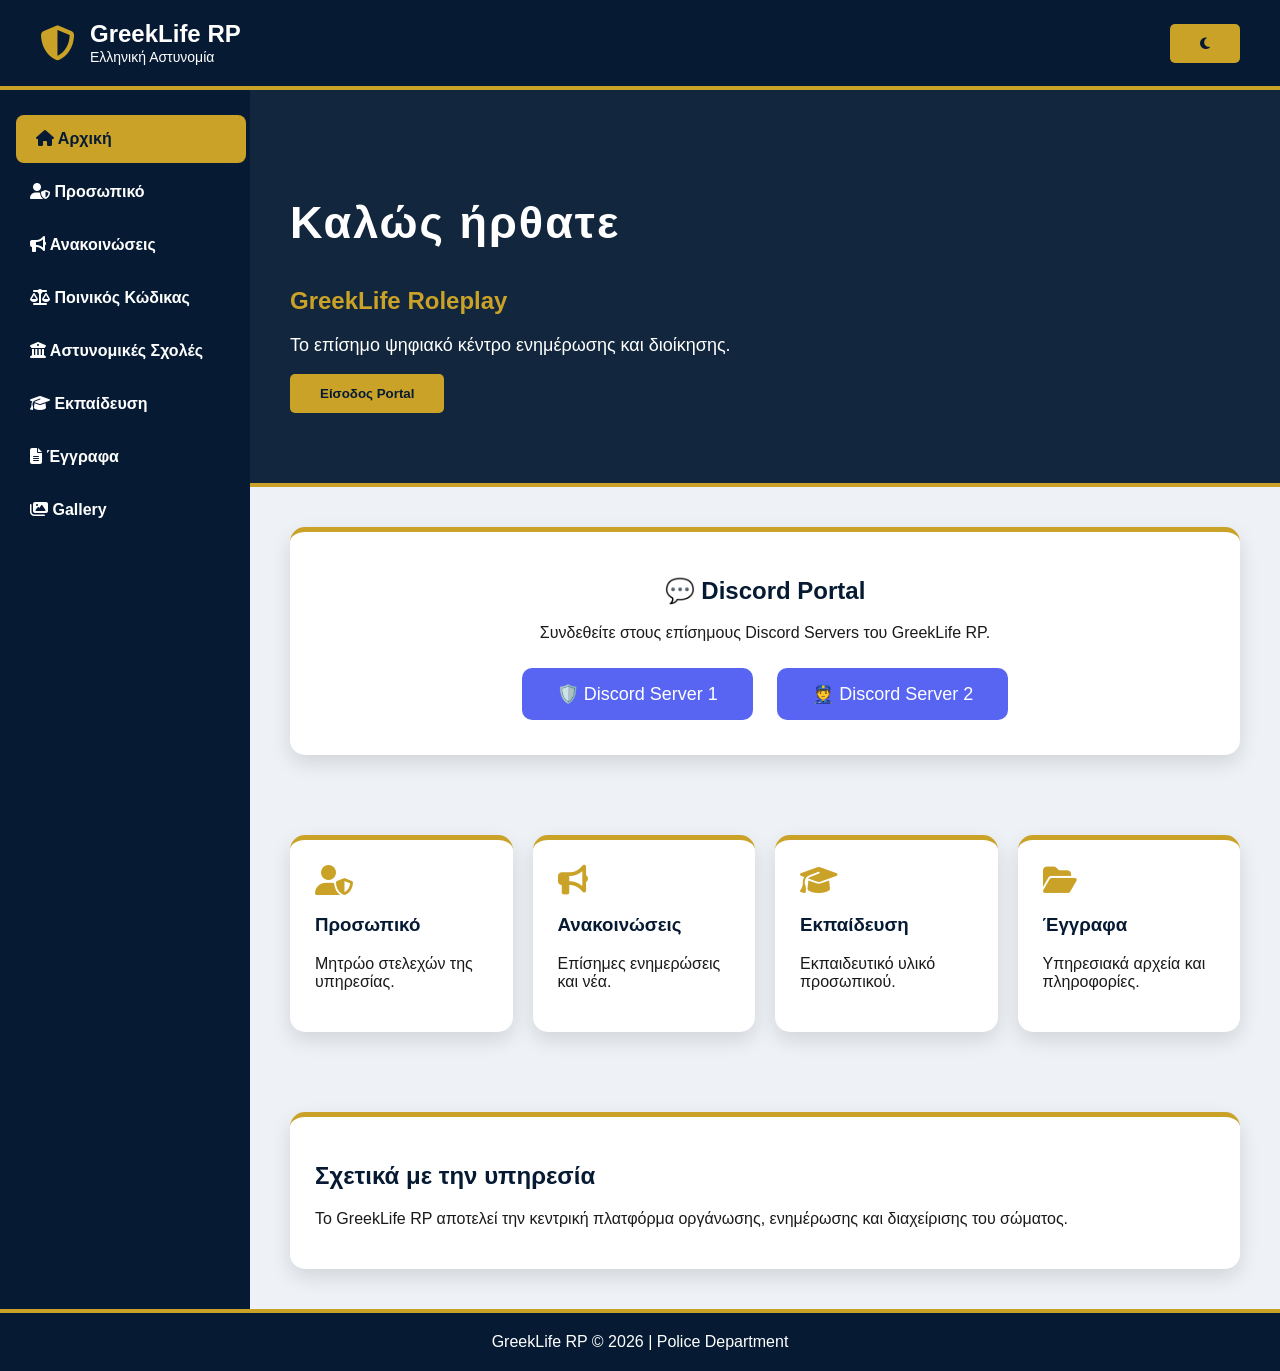
<file: index.html/index.html>
<!DOCTYPE html>
<html lang="el">

<head>

<meta charset="UTF-8">

<meta name="viewport" content="width=device-width, initial-scale=1.0">

<title>GreekLife RP | Αρχική</title>


<link rel="stylesheet" href="assets/css/style.css">


<link rel="stylesheet"
href="https://cdnjs.cloudflare.com/ajax/libs/font-awesome/6.5.1/css/all.min.css">


<style>

body{
background:#eef2f7;
}


/* PREMIUM COLORS */


.topbar{
background:#061b33 !important;
border-bottom:4px solid #c9a227;
}


.sidebar{
background:#061b33 !important;
}


.sidebar a:hover,
.sidebar .active{
background:#c9a227 !important;
color:#061b33 !important;
}


.hero{

background:
linear-gradient(
rgba(6,27,51,.95),
rgba(6,27,51,.95)
) !important;

color:white;

}


.hero h1{
font-size:45px;
letter-spacing:2px;
}


.hero h2{
color:#c9a227;
}



button{

background:#c9a227;
color:#061b33;
border-radius:5px;

}


button:hover{

background:white;

}



.card{

border-top:5px solid #c9a227 !important;

transition:.3s;

}



.card:hover{

transform:translateY(-8px);

box-shadow:
0 10px 25px rgba(0,0,0,.2);

}



.card i{

color:#c9a227 !important;

}



/* DISCORD BUTTONS */


.discord-btn{

display:inline-block;
background:#5865F2;
color:white;
padding:15px 35px;
margin:10px;
border-radius:10px;
text-decoration:none;
font-size:18px;
transition:.3s;

}


.discord-btn:hover{

background:#4752c4;
transform:scale(1.05);

}


</style>


</head>



<body>



<header class="topbar">


<div class="logo">


<i class="fa-solid fa-shield-halved"></i>


<div>

<h2>GreekLife RP</h2>

<span>Ελληνική Αστυνομία</span>

</div>


</div>



<button id="darkMode">

<i class="fa-solid fa-moon"></i>

</button>



</header>






<div class="layout">





<aside class="sidebar">



<a class="active" href="index.html">

<i class="fa-solid fa-house"></i>

Αρχική

</a>



<a href="personnel.html">

<i class="fa-solid fa-user-shield"></i>

Προσωπικό

</a>



<a href="announcements.html">

<i class="fa-solid fa-bullhorn"></i>

Ανακοινώσεις

</a>



<a href="criminal-code.html">

<i class="fa-solid fa-scale-balanced"></i>

Ποινικός Κώδικας

</a>



<a href="Astinomikes-Sxoles.html">

<i class="fa-solid fa-building-columns"></i>

Αστυνομικές Σχολές

</a>



<a href="training.html">

<i class="fa-solid fa-graduation-cap"></i>

Εκπαίδευση

</a>



<a href="documents.html">

<i class="fa-solid fa-file-lines"></i>

Έγγραφα

</a>



<a href="gallery.html">

<i class="fa-solid fa-images"></i>

Gallery

</a>



</aside>








<main>





<section class="hero">


<h1>

Καλώς ήρθατε

</h1>



<h2>

GreekLife Roleplay

</h2>



<p>

Το επίσημο ψηφιακό κέντρο ενημέρωσης και διοίκησης.

</p>



<button>

Είσοδος Portal

</button>



</section>









<!-- DISCORD PORTAL -->


<section class="card" style="margin:40px; text-align:center;">


<h2 style="color:#061b33;">

💬 Discord Portal

</h2>


<p>

Συνδεθείτε στους επίσημους Discord Servers του GreekLife RP.

</p>



<a class="discord-btn"
href="https://discord.com/invite/EqQ7SMtjh2"
target="_blank">

🛡️ Discord Server 1

</a>



<a class="discord-btn"
href="https://discord.com/invite/DjashMKR2s"
target="_blank">

👮 Discord Server 2

</a>



</section>









<section class="cards">





<div class="card">


<i class="fa-solid fa-user-shield"></i>


<h3>

Προσωπικό

</h3>


<p>

Μητρώο στελεχών της υπηρεσίας.

</p>


</div>







<div class="card">


<i class="fa-solid fa-bullhorn"></i>


<h3>

Ανακοινώσεις

</h3>


<p>

Επίσημες ενημερώσεις και νέα.

</p>


</div>







<div class="card">


<i class="fa-solid fa-graduation-cap"></i>


<h3>

Εκπαίδευση

</h3>


<p>

Εκπαιδευτικό υλικό προσωπικού.

</p>


</div>






<div class="card">


<i class="fa-solid fa-folder-open"></i>


<h3>

Έγγραφα

</h3>


<p>

Υπηρεσιακά αρχεία και πληροφορίες.

</p>


</div>





</section>









<section class="card" style="margin:40px;">



<h2 style="color:#061b33;">

Σχετικά με την υπηρεσία

</h2>



<p>

Το GreekLife RP αποτελεί την κεντρική πλατφόρμα
οργάνωσης, ενημέρωσης και διαχείρισης του σώματος.

</p>



</section>







</main>



</div>







<footer>


GreekLife RP © 2026 | Police Department


</footer>







</body>

</html>
</file>
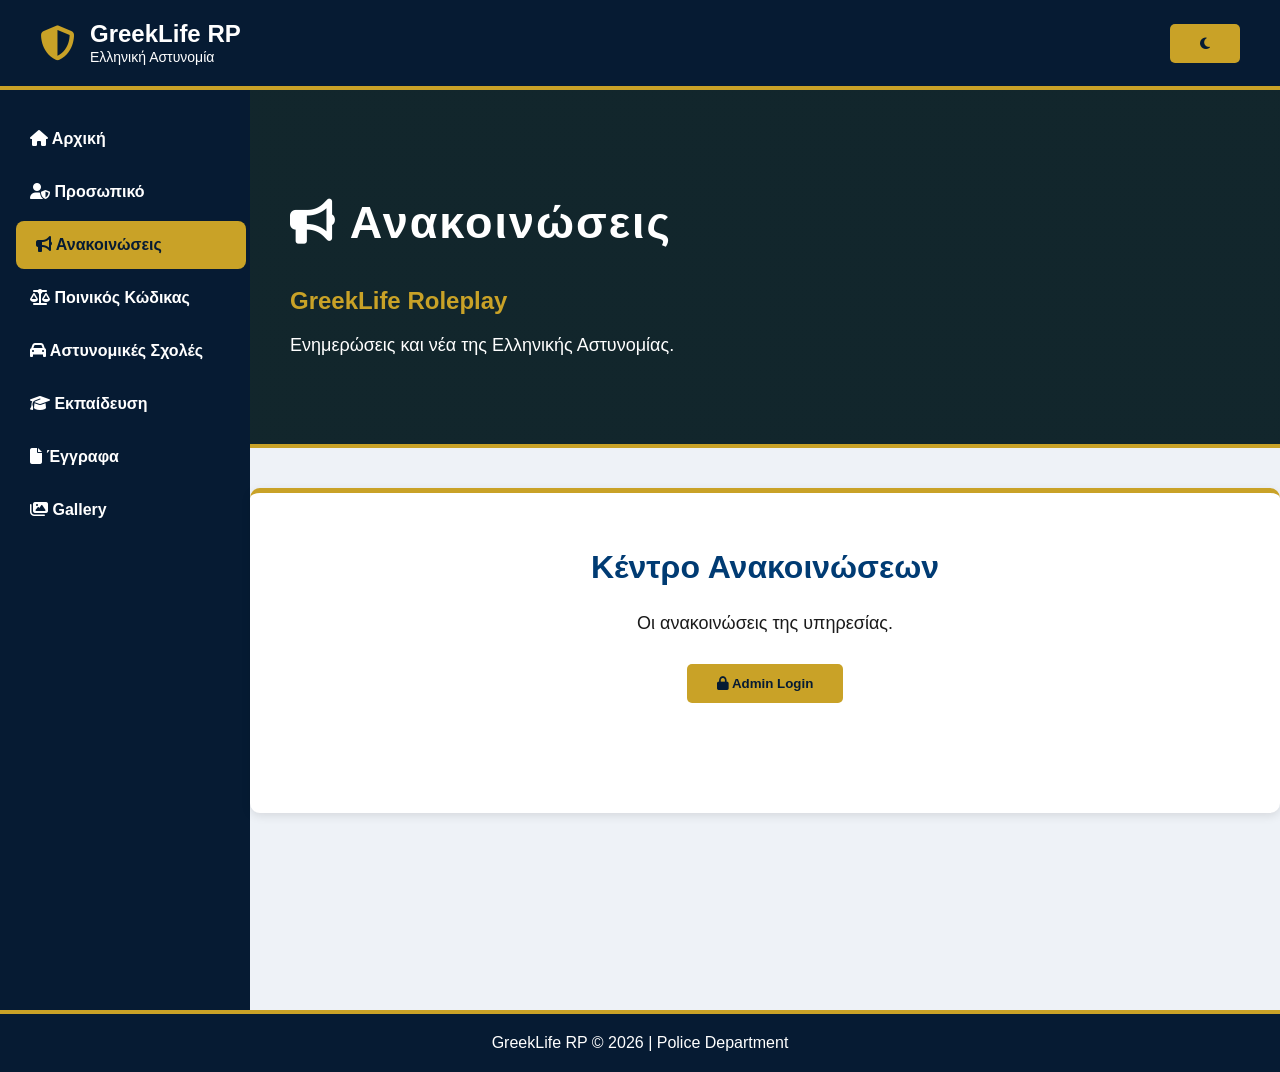
<file: index.html/announcements.html>
<!DOCTYPE html>
<html lang="el">

<head>

<meta charset="UTF-8">
<meta name="viewport" content="width=device-width, initial-scale=1.0">

<title>GreekLife RP | Ανακοινώσεις</title>

<link rel="stylesheet" href="assets/css/style.css">

<link rel="stylesheet"
href="https://cdnjs.cloudflare.com/ajax/libs/font-awesome/6.5.1/css/all.min.css">

</head>


<body>


<header class="topbar">

<div class="logo">

<i class="fa-solid fa-shield-halved"></i>

<div>
<h2>GreekLife RP</h2>
<span>Ελληνική Αστυνομία</span>
</div>

</div>


<button id="darkMode">
<i class="fa-solid fa-moon"></i>
</button>


</header>




<div class="layout">


<aside class="sidebar">


<a href="index.html">
<i class="fa-solid fa-house"></i>
Αρχική
</a>


<a href="personnel.html">
<i class="fa-solid fa-user-shield"></i>
Προσωπικό
</a>


<a class="active" href="announcements.html">
<i class="fa-solid fa-bullhorn"></i>
Ανακοινώσεις
</a>


<a href="criminal-code.html">
<i class="fa-solid fa-scale-balanced"></i>
Ποινικός Κώδικας
</a>


<a href="Astinomikes-Sxoles.html">
<i class="fa-solid fa-car"></i>
Αστυνομικές Σχολές
</a>


<a href="training.html">
<i class="fa-solid fa-graduation-cap"></i>
Εκπαίδευση
</a>


<a href="documents.html">
<i class="fa-solid fa-file"></i>
Έγγραφα
</a>


<a href="gallery.html">
<i class="fa-solid fa-images"></i>
Gallery
</a>


</aside>





<main>


<section class="hero">

<h1>
<i class="fa-solid fa-bullhorn"></i>
Ανακοινώσεις
</h1>


<h2>
GreekLife Roleplay
</h2>


<p>
Ενημερώσεις και νέα της Ελληνικής Αστυνομίας.
</p>

</section>




<section class="announcements-section">


<h2>
Κέντρο Ανακοινώσεων
</h2>


<p>
Οι ανακοινώσεις της υπηρεσίας.
</p>




<div class="admin-login">

<button onclick="loginAdmin()">

<i class="fa-solid fa-lock"></i>

Admin Login

</button>


<button id="logout"
onclick="logoutAdmin()"
style="display:none;">

Logout

</button>


</div>





<div id="adminPanel"
class="announcement-create"
style="display:none;">


<h3>
Δημιουργία Ανακοίνωσης
</h3>


<input id="title"
placeholder="Τίτλος">


<select id="category">

<option>Γενική Ανακοίνωση</option>

<option>Επείγον</option>

<option>Εκπαίδευση</option>

<option>Ενημέρωση</option>

</select>


<textarea id="content"
placeholder="Κείμενο ανακοίνωσης">
</textarea>


<button onclick="addNews()">

Δημοσίευση

</button>


</div>





<div id="newsList"
class="announcements-list">

</div>


</section>


</main>


</div>




<footer>

GreekLife RP © 2026 | Police Department

</footer>




<script>


const ADMIN="AndreasTarantino";

const PASSWORD="Tarantino90";




function loginAdmin(){


let user=prompt("Username");

let pass=prompt("Password");


if(user===ADMIN && pass===PASSWORD){


localStorage.setItem("adminLogin","true");


showAdmin();


}

else{


alert("Λάθος στοιχεία");


}


}



function logoutAdmin(){


localStorage.removeItem("adminLogin");


location.reload();


}




function showAdmin(){


document.getElementById("adminPanel").style.display="block";


document.getElementById("logout").style.display="inline-block";


}



function addNews(){


let news=JSON.parse(

localStorage.getItem("news")

)||[];



news.push({


id:Date.now(),


title:document.getElementById("title").value,


category:document.getElementById("category").value,


content:document.getElementById("content").value,


date:new Date().toLocaleDateString("el-GR")


});


localStorage.setItem(

"news",

JSON.stringify(news)

);


loadNews();


}




function loadNews(){


let news=JSON.parse(

localStorage.getItem("news")

)||[];



let area=document.getElementById("newsList");


area.innerHTML="";



news.reverse().forEach(n=>{


let div=document.createElement("div");


div.className="announcement-card";



div.innerHTML=`

<h3>${n.title}</h3>

<span class="announcement-category">
${n.category}
</span>

<small>
📅 ${n.date}
</small>


<p>
${n.content}
</p>


`;


if(localStorage.getItem("adminLogin")=="true"){


let button=document.createElement("button");


button.innerHTML="Διαγραφή";


button.className="delete-announcement";


button.onclick=function(){


deleteNews(n.id);


};


div.appendChild(button);


}


area.appendChild(div);


});


}




function deleteNews(id){


let news=JSON.parse(

localStorage.getItem("news")

)||[];



news=news.filter(n=>n.id!==id);


localStorage.setItem(

"news",

JSON.stringify(news)

);


loadNews();


}




if(localStorage.getItem("adminLogin")=="true"){


showAdmin();


}


loadNews();


</script>


</body>

</html>
</file>
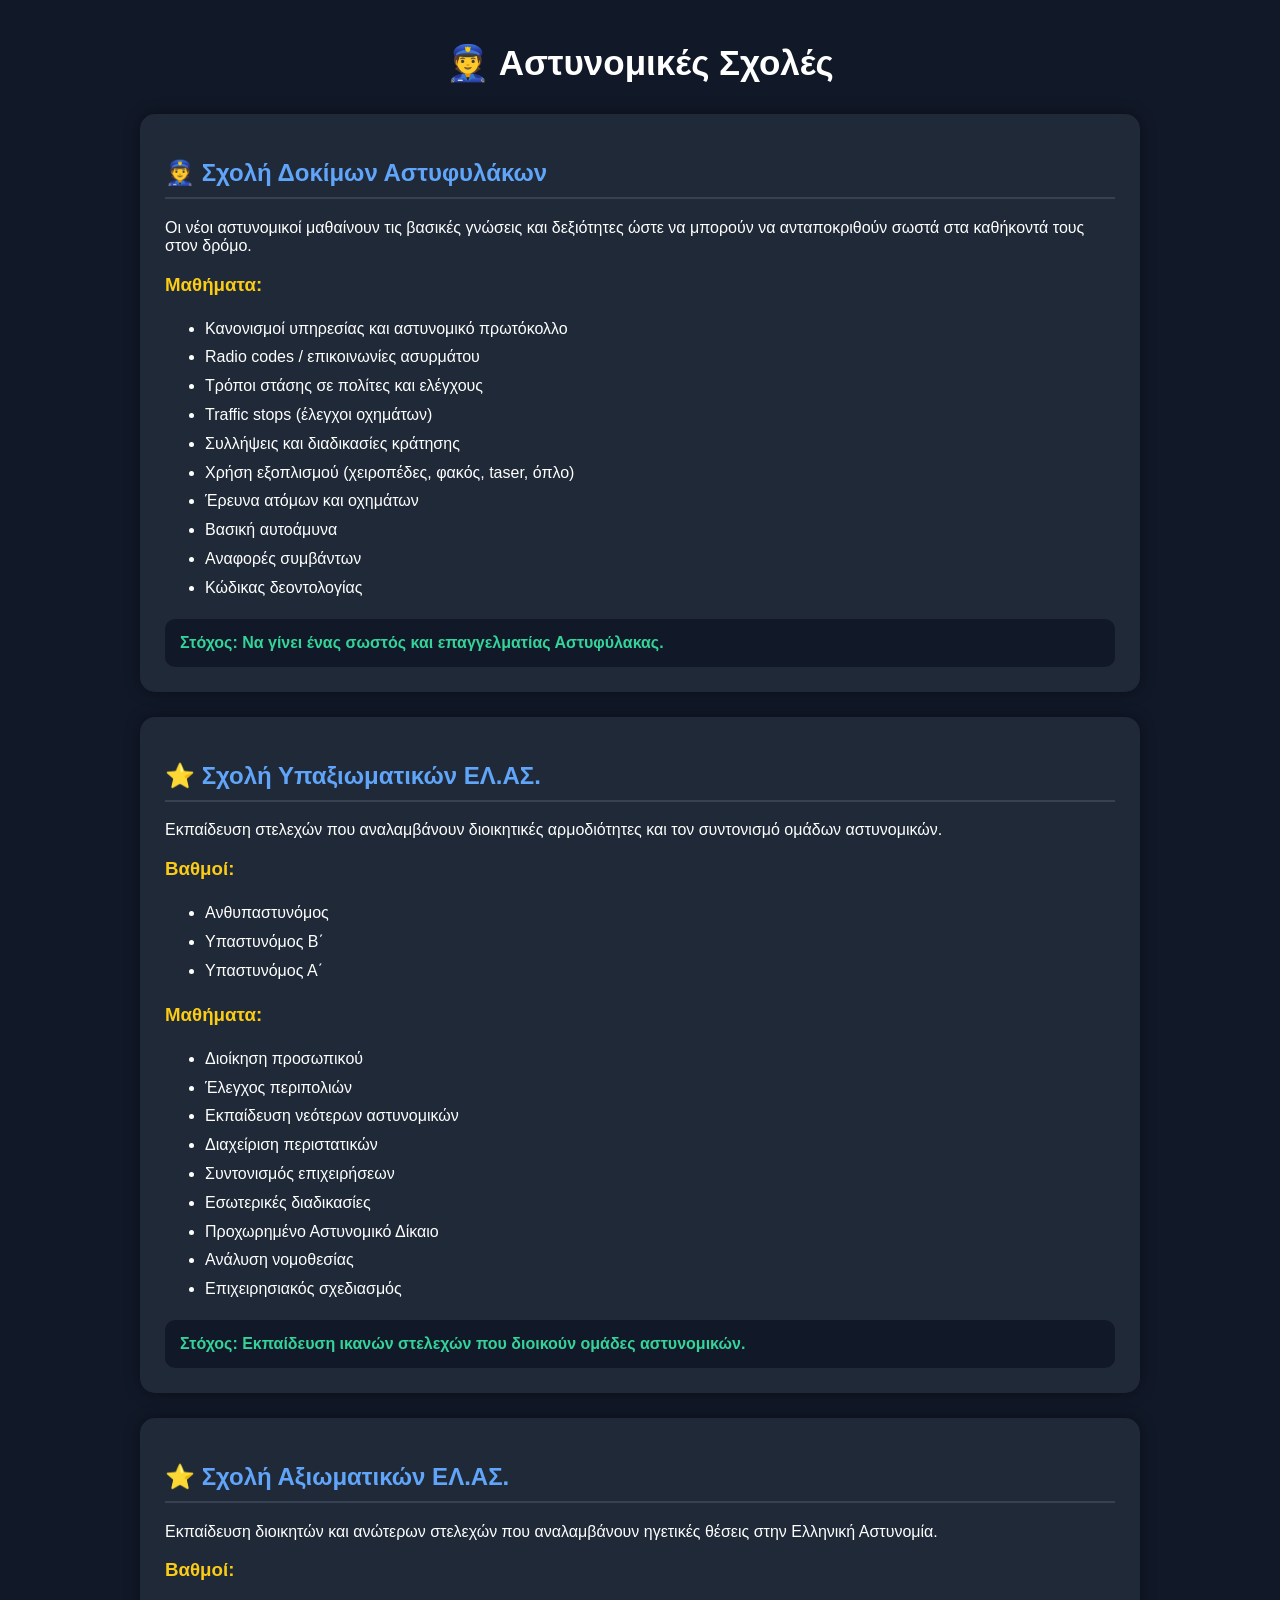
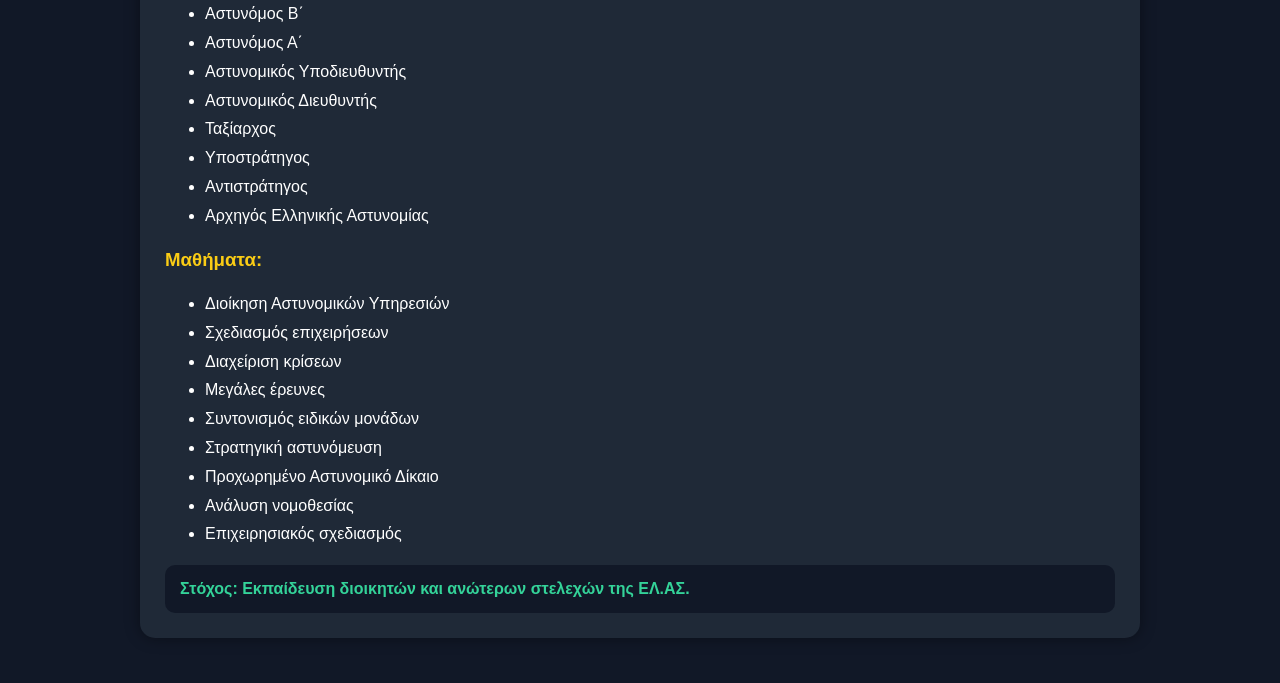
<file: index.html/Astinomikes-Sxoles.html>
<!DOCTYPE html>
<html lang="el">
<head>
<meta charset="UTF-8">
<meta name="viewport" content="width=device-width, initial-scale=1.0">

<title>Αστυνομικές Σχολές</title>

<style>
body {
    font-family: Arial, sans-serif;
    background: #111827;
    color: white;
    margin: 0;
    padding: 20px;
}

.container {
    max-width: 1000px;
    margin: auto;
}

.title {
    text-align: center;
    font-size: 35px;
    margin-bottom: 30px;
}

.card {
    background: #1f2937;
    border-radius: 15px;
    padding: 25px;
    margin-bottom: 25px;
    box-shadow: 0 0 15px rgba(0,0,0,0.4);
}

.card h2 {
    color: #60a5fa;
    border-bottom: 2px solid #374151;
    padding-bottom: 10px;
}

.card h3 {
    color: #facc15;
}

ul {
    line-height: 1.8;
}

.target {
    background: #111827;
    padding: 15px;
    border-radius: 10px;
    margin-top: 15px;
    color: #34d399;
    font-weight: bold;
}
</style>

</head>

<body>

<div class="container">

<h1 class="title">👮 Αστυνομικές Σχολές</h1>


<div class="card">

<h2>👮 Σχολή Δοκίμων Αστυφυλάκων</h2>

<p>
Οι νέοι αστυνομικοί μαθαίνουν τις βασικές γνώσεις και δεξιότητες 
ώστε να μπορούν να ανταποκριθούν σωστά στα καθήκοντά τους στον δρόμο.
</p>

<h3>Μαθήματα:</h3>

<ul>
<li>Κανονισμοί υπηρεσίας και αστυνομικό πρωτόκολλο</li>
<li>Radio codes / επικοινωνίες ασυρμάτου</li>
<li>Τρόποι στάσης σε πολίτες και ελέγχους</li>
<li>Traffic stops (έλεγχοι οχημάτων)</li>
<li>Συλλήψεις και διαδικασίες κράτησης</li>
<li>Χρήση εξοπλισμού (χειροπέδες, φακός, taser, όπλο)</li>
<li>Έρευνα ατόμων και οχημάτων</li>
<li>Βασική αυτοάμυνα</li>
<li>Αναφορές συμβάντων</li>
<li>Κώδικας δεοντολογίας</li>
</ul>

<div class="target">
Στόχος: Να γίνει ένας σωστός και επαγγελματίας Αστυφύλακας.
</div>

</div>



<div class="card">

<h2>⭐ Σχολή Υπαξιωματικών ΕΛ.ΑΣ.</h2>

<p>
Εκπαίδευση στελεχών που αναλαμβάνουν διοικητικές αρμοδιότητες 
και τον συντονισμό ομάδων αστυνομικών.
</p>

<h3>Βαθμοί:</h3>

<ul>
<li>Ανθυπαστυνόμος</li>
<li>Υπαστυνόμος Β΄</li>
<li>Υπαστυνόμος Α΄</li>
</ul>


<h3>Μαθήματα:</h3>

<ul>
<li>Διοίκηση προσωπικού</li>
<li>Έλεγχος περιπολιών</li>
<li>Εκπαίδευση νεότερων αστυνομικών</li>
<li>Διαχείριση περιστατικών</li>
<li>Συντονισμός επιχειρήσεων</li>
<li>Εσωτερικές διαδικασίες</li>
<li>Προχωρημένο Αστυνομικό Δίκαιο</li>
<li>Ανάλυση νομοθεσίας</li>
<li>Επιχειρησιακός σχεδιασμός</li>
</ul>

<div class="target">
Στόχος: Εκπαίδευση ικανών στελεχών που διοικούν ομάδες αστυνομικών.
</div>

</div>



<div class="card">

<h2>⭐ Σχολή Αξιωματικών ΕΛ.ΑΣ.</h2>

<p>
Εκπαίδευση διοικητών και ανώτερων στελεχών που αναλαμβάνουν 
ηγετικές θέσεις στην Ελληνική Αστυνομία.
</p>


<h3>Βαθμοί:</h3>

<ul>
<li>Αστυνόμος Β΄</li>
<li>Αστυνόμος Α΄</li>
<li>Αστυνομικός Υποδιευθυντής</li>
<li>Αστυνομικός Διευθυντής</li>
<li>Ταξίαρχος</li>
<li>Υποστράτηγος</li>
<li>Αντιστράτηγος</li>
<li>Αρχηγός Ελληνικής Αστυνομίας</li>
</ul>


<h3>Μαθήματα:</h3>

<ul>
<li>Διοίκηση Αστυνομικών Υπηρεσιών</li>
<li>Σχεδιασμός επιχειρήσεων</li>
<li>Διαχείριση κρίσεων</li>
<li>Μεγάλες έρευνες</li>
<li>Συντονισμός ειδικών μονάδων</li>
<li>Στρατηγική αστυνόμευση</li>
<li>Προχωρημένο Αστυνομικό Δίκαιο</li>
<li>Ανάλυση νομοθεσίας</li>
<li>Επιχειρησιακός σχεδιασμός</li>
</ul>


<div class="target">
Στόχος: Εκπαίδευση διοικητών και ανώτερων στελεχών της ΕΛ.ΑΣ.
</div>

</div>


</div>

</body>
</html>
</file>
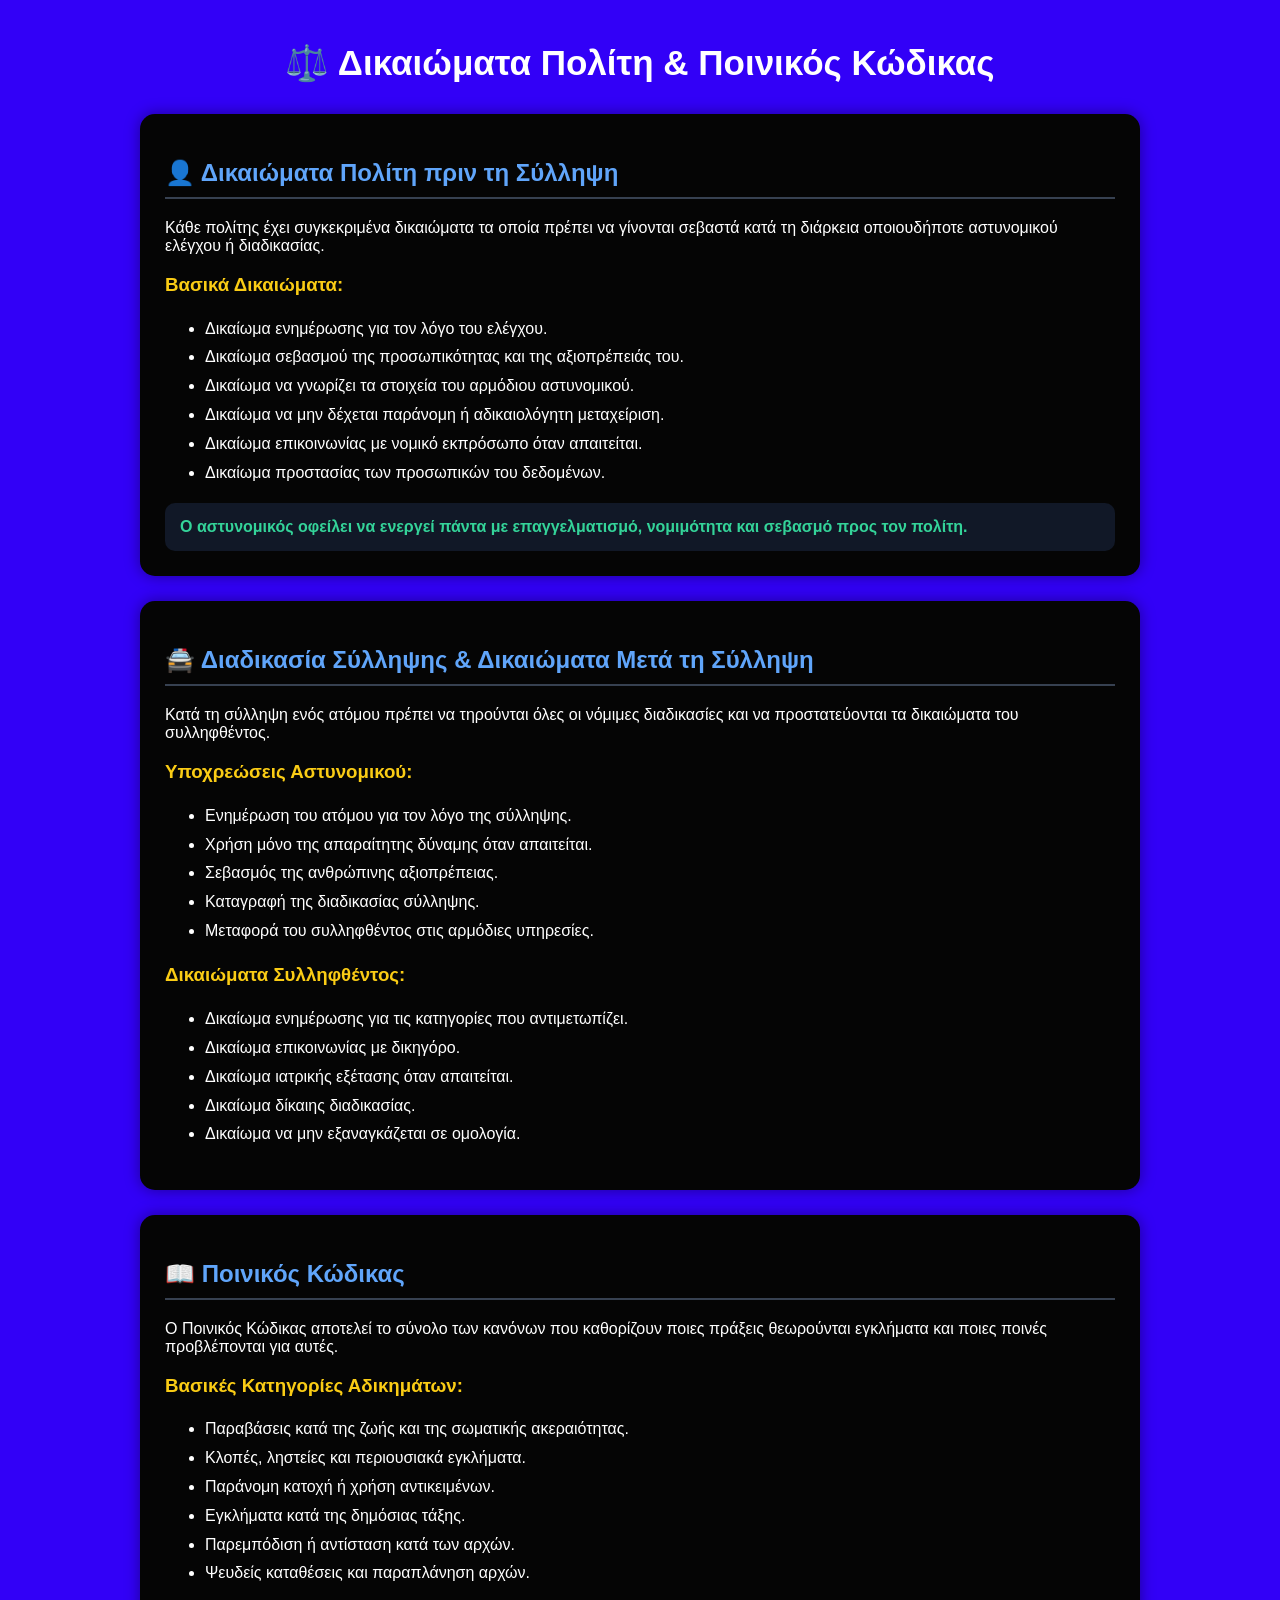
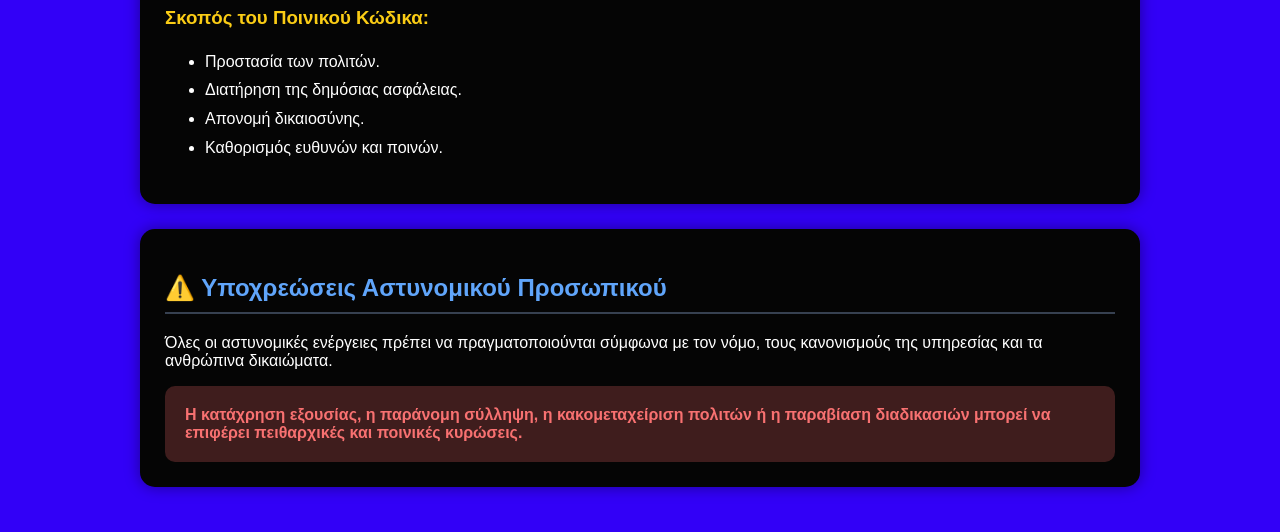
<file: index.html/criminal-code.html>
<!DOCTYPE html>
<html lang="el">

<head>

<meta charset="UTF-8">
<meta name="viewport" content="width=device-width, initial-scale=1.0">

<title>Δικαιώματα Πολίτη & Ποινικός Κώδικας</title>

<style>

body {
    font-family: Arial, sans-serif;
    background: #3200f7;
    color: white;
    margin: 0;
    padding: 20px;
}

.container {
    max-width: 1000px;
    margin: auto;
}

.title {
    text-align: center;
    font-size: 35px;
    margin-bottom: 30px;
}

.card {
    background: #050505;
    border-radius: 15px;
    padding: 25px;
    margin-bottom: 25px;
    box-shadow: 0 0 15px rgba(0,0,0,0.4);
}

.card h2 {
    color: #60a5fa;
    border-bottom: 2px solid #374151;
    padding-bottom: 10px;
}

.card h3 {
    color: #facc15;
}

ul {
    line-height: 1.8;
}

.info {
    background: #111827;
    padding: 15px;
    border-radius: 10px;
    margin-top: 15px;
    color: #34d399;
    font-weight: bold;
}

.warning {
    background: #3f1d1d;
    padding: 20px;
    border-radius: 10px;
    color: #f87171;
    font-weight: bold;
}

</style>

</head>


<body>


<div class="container">


<h1 class="title">⚖️ Δικαιώματα Πολίτη & Ποινικός Κώδικας</h1>




<div class="card">


<h2>👤 Δικαιώματα Πολίτη πριν τη Σύλληψη</h2>


<p>
Κάθε πολίτης έχει συγκεκριμένα δικαιώματα τα οποία πρέπει
να γίνονται σεβαστά κατά τη διάρκεια οποιουδήποτε αστυνομικού
ελέγχου ή διαδικασίας.
</p>


<h3>Βασικά Δικαιώματα:</h3>


<ul>

<li>Δικαίωμα ενημέρωσης για τον λόγο του ελέγχου.</li>

<li>Δικαίωμα σεβασμού της προσωπικότητας και της αξιοπρέπειάς του.</li>

<li>Δικαίωμα να γνωρίζει τα στοιχεία του αρμόδιου αστυνομικού.</li>

<li>Δικαίωμα να μην δέχεται παράνομη ή αδικαιολόγητη μεταχείριση.</li>

<li>Δικαίωμα επικοινωνίας με νομικό εκπρόσωπο όταν απαιτείται.</li>

<li>Δικαίωμα προστασίας των προσωπικών του δεδομένων.</li>

</ul>


<div class="info">

Ο αστυνομικός οφείλει να ενεργεί πάντα με επαγγελματισμό,
νομιμότητα και σεβασμό προς τον πολίτη.

</div>


</div>





<div class="card">


<h2>🚔 Διαδικασία Σύλληψης & Δικαιώματα Μετά τη Σύλληψη</h2>


<p>
Κατά τη σύλληψη ενός ατόμου πρέπει να τηρούνται όλες οι
νόμιμες διαδικασίες και να προστατεύονται τα δικαιώματα του
συλληφθέντος.
</p>


<h3>Υποχρεώσεις Αστυνομικού:</h3>


<ul>

<li>Ενημέρωση του ατόμου για τον λόγο της σύλληψης.</li>

<li>Χρήση μόνο της απαραίτητης δύναμης όταν απαιτείται.</li>

<li>Σεβασμός της ανθρώπινης αξιοπρέπειας.</li>

<li>Καταγραφή της διαδικασίας σύλληψης.</li>

<li>Μεταφορά του συλληφθέντος στις αρμόδιες υπηρεσίες.</li>

</ul>



<h3>Δικαιώματα Συλληφθέντος:</h3>


<ul>

<li>Δικαίωμα ενημέρωσης για τις κατηγορίες που αντιμετωπίζει.</li>

<li>Δικαίωμα επικοινωνίας με δικηγόρο.</li>

<li>Δικαίωμα ιατρικής εξέτασης όταν απαιτείται.</li>

<li>Δικαίωμα δίκαιης διαδικασίας.</li>

<li>Δικαίωμα να μην εξαναγκάζεται σε ομολογία.</li>

</ul>


</div>





<div class="card">


<h2>📖 Ποινικός Κώδικας</h2>


<p>
Ο Ποινικός Κώδικας αποτελεί το σύνολο των κανόνων που
καθορίζουν ποιες πράξεις θεωρούνται εγκλήματα και ποιες
ποινές προβλέπονται για αυτές.
</p>


<h3>Βασικές Κατηγορίες Αδικημάτων:</h3>


<ul>

<li>Παραβάσεις κατά της ζωής και της σωματικής ακεραιότητας.</li>

<li>Κλοπές, ληστείες και περιουσιακά εγκλήματα.</li>

<li>Παράνομη κατοχή ή χρήση αντικειμένων.</li>

<li>Εγκλήματα κατά της δημόσιας τάξης.</li>

<li>Παρεμπόδιση ή αντίσταση κατά των αρχών.</li>

<li>Ψευδείς καταθέσεις και παραπλάνηση αρχών.</li>

</ul>


<h3>Σκοπός του Ποινικού Κώδικα:</h3>


<ul>

<li>Προστασία των πολιτών.</li>

<li>Διατήρηση της δημόσιας ασφάλειας.</li>

<li>Απονομή δικαιοσύνης.</li>

<li>Καθορισμός ευθυνών και ποινών.</li>

</ul>


</div>





<div class="card">


<h2>⚠️ Υποχρεώσεις Αστυνομικού Προσωπικού</h2>


<p>
Όλες οι αστυνομικές ενέργειες πρέπει να πραγματοποιούνται
σύμφωνα με τον νόμο, τους κανονισμούς της υπηρεσίας και
τα ανθρώπινα δικαιώματα.
</p>


<div class="warning">

Η κατάχρηση εξουσίας, η παράνομη σύλληψη,
η κακομεταχείριση πολιτών ή η παραβίαση διαδικασιών
μπορεί να επιφέρει πειθαρχικές και ποινικές κυρώσεις.


</div>

</div>


</div>


</body>

</html>
</file>
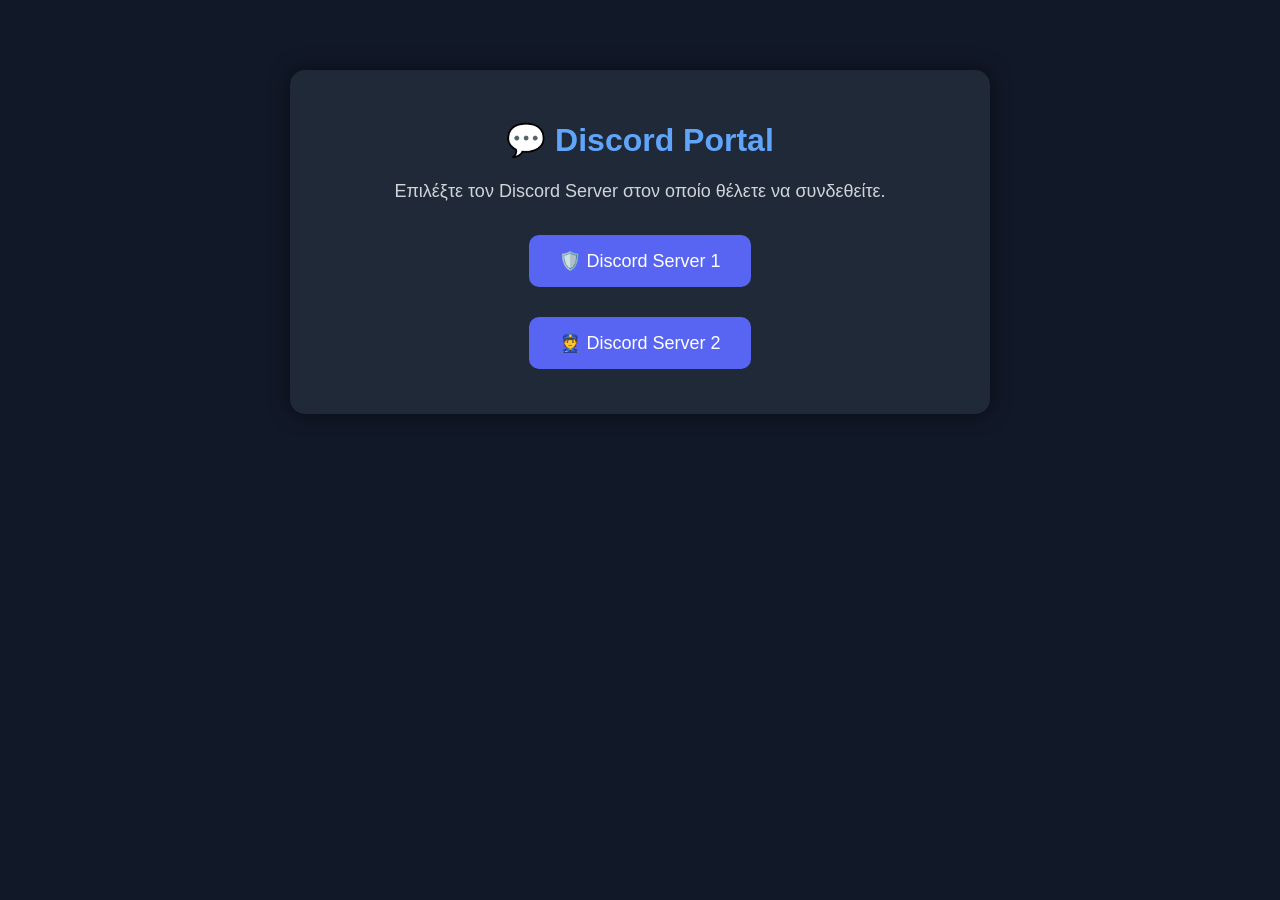
<file: index.html/discord.html>
<!DOCTYPE html>
<html lang="el">

<head>
<meta charset="UTF-8">
<meta name="viewport" content="width=device-width, initial-scale=1.0">

<title>Discord Portal</title>

<style>

* {
    box-sizing: border-box;
}

body {
    font-family: Arial, sans-serif;
    background: #111827;
    color: white;
    margin: 0;
    padding: 20px;
    text-align: center;
}

.container {
    max-width: 700px;
    margin: 50px auto;
}

.card {
    background: #1f2937;
    border-radius: 15px;
    padding: 30px;
    box-shadow: 0 0 20px rgba(0,0,0,0.5);
}

h1 {
    color: #60a5fa;
}

p {
    color: #d1d5db;
    font-size: 18px;
}

.discord-btn {
    display: inline-block;
    background: #5865F2;
    color: white;
    text-decoration: none;
    padding: 15px 30px;
    margin: 15px;
    border-radius: 10px;
    font-size: 18px;
    transition: 0.3s;
}

.discord-btn:hover {
    background: #4752c4;
    transform: scale(1.05);
}

</style>

</head>


<body>

<div class="container">

<div class="card">

<h1>💬 Discord Portal</h1>

<p>
Επιλέξτε τον Discord Server στον οποίο θέλετε να συνδεθείτε.
</p>


<a class="discord-btn" href="https://discord.gg/EqQ7SMtjh2" target="_blank">
🛡️ Discord Server 1
</a>


<br>


<a class="discord-btn" href="https://discord.gg/DjashMKR2s" target="_blank">
👮 Discord Server 2
</a>


</div>

</div>


</body>

</html>
</file>
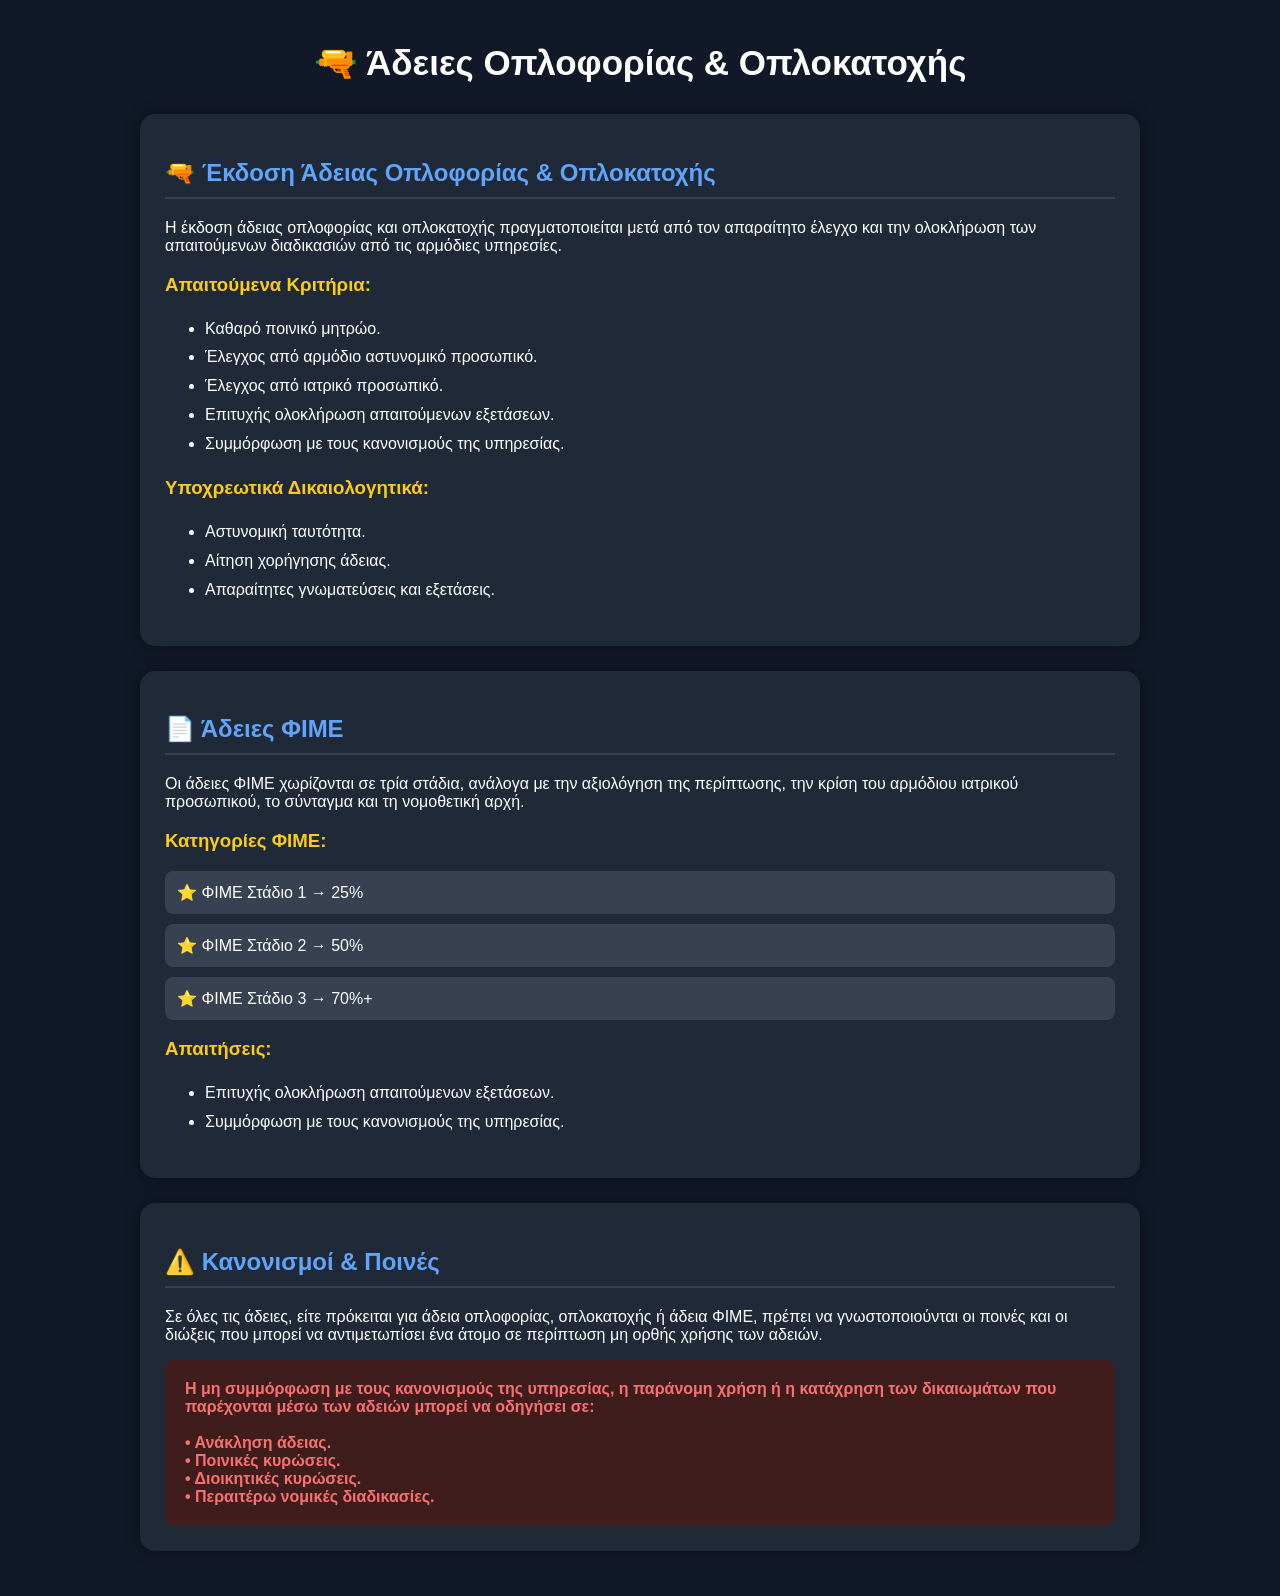
<file: index.html/documents.html>
<!DOCTYPE html>
<html lang="el">
<head>

<meta charset="UTF-8">
<meta name="viewport" content="width=device-width, initial-scale=1.0">

<title>Άδειες Οπλοφορίας & Οπλοκατοχής</title>

<style>

body {
    font-family: Arial, sans-serif;
    background: #111827;
    color: white;
    margin: 0;
    padding: 20px;
}

.container {
    max-width: 1000px;
    margin: auto;
}

.title {
    text-align: center;
    font-size: 35px;
    margin-bottom: 30px;
}

.card {
    background: #1f2937;
    border-radius: 15px;
    padding: 25px;
    margin-bottom: 25px;
    box-shadow: 0 0 15px rgba(0,0,0,0.4);
}

.card h2 {
    color: #60a5fa;
    border-bottom: 2px solid #374151;
    padding-bottom: 10px;
}

.card h3 {
    color: #facc15;
}

ul {
    line-height: 1.8;
}

.info {
    background: #111827;
    padding: 15px;
    border-radius: 10px;
    margin-top: 15px;
    color: #34d399;
    font-weight: bold;
}

.warning {
    background: #3f1d1d;
    padding: 20px;
    border-radius: 10px;
    margin-top: 15px;
    color: #f87171;
    font-weight: bold;
}

.stage {
    background: #374151;
    padding: 12px;
    border-radius: 8px;
    margin: 10px 0;
}

</style>

</head>


<body>


<div class="container">


<h1 class="title">🔫 Άδειες Οπλοφορίας & Οπλοκατοχής</h1>



<div class="card">


<h2>🔫 Έκδοση Άδειας Οπλοφορίας & Οπλοκατοχής</h2>


<p>
Η έκδοση άδειας οπλοφορίας και οπλοκατοχής πραγματοποιείται 
μετά από τον απαραίτητο έλεγχο και την ολοκλήρωση των απαιτούμενων 
διαδικασιών από τις αρμόδιες υπηρεσίες.
</p>


<h3>Απαιτούμενα Κριτήρια:</h3>

<ul>
<li>Καθαρό ποινικό μητρώο.</li>
<li>Έλεγχος από αρμόδιο αστυνομικό προσωπικό.</li>
<li>Έλεγχος από ιατρικό προσωπικό.</li>
<li>Επιτυχής ολοκλήρωση απαιτούμενων εξετάσεων.</li>
<li>Συμμόρφωση με τους κανονισμούς της υπηρεσίας.</li>
</ul>


<h3>Υποχρεωτικά Δικαιολογητικά:</h3>

<ul>
<li>Αστυνομική ταυτότητα.</li>
<li>Αίτηση χορήγησης άδειας.</li>
<li>Απαραίτητες γνωματεύσεις και εξετάσεις.</li>
</ul>


</div>





<div class="card">


<h2>📄 Άδειες ΦΙΜΕ</h2>


<p>
Οι άδειες ΦΙΜΕ χωρίζονται σε τρία στάδια, ανάλογα με την αξιολόγηση 
της περίπτωσης, την κρίση του αρμόδιου ιατρικού προσωπικού, 
το σύνταγμα και τη νομοθετική αρχή.
</p>


<h3>Κατηγορίες ΦΙΜΕ:</h3>


<div class="stage">
⭐ ΦΙΜΕ Στάδιο 1 → 25%
</div>


<div class="stage">
⭐ ΦΙΜΕ Στάδιο 2 → 50%
</div>


<div class="stage">
⭐ ΦΙΜΕ Στάδιο 3 → 70%+
</div>



<h3>Απαιτήσεις:</h3>

<ul>
<li>Επιτυχής ολοκλήρωση απαιτούμενων εξετάσεων.</li>
<li>Συμμόρφωση με τους κανονισμούς της υπηρεσίας.</li>
</ul>


</div>





<div class="card">


<h2>⚠️ Κανονισμοί & Ποινές</h2>


<p>
Σε όλες τις άδειες, είτε πρόκειται για άδεια οπλοφορίας,
οπλοκατοχής ή άδεια ΦΙΜΕ, πρέπει να γνωστοποιούνται οι
ποινές και οι διώξεις που μπορεί να αντιμετωπίσει ένα άτομο
σε περίπτωση μη ορθής χρήσης των αδειών.
</p>


<div class="warning">

Η μη συμμόρφωση με τους κανονισμούς της υπηρεσίας,
η παράνομη χρήση ή η κατάχρηση των δικαιωμάτων που παρέχονται
μέσω των αδειών μπορεί να οδηγήσει σε:
<br><br>

• Ανάκληση άδειας.<br>
• Ποινικές κυρώσεις.<br>
• Διοικητικές κυρώσεις.<br>
• Περαιτέρω νομικές διαδικασίες.

</div>


</div>



</div>


</body>
</html>
</file>
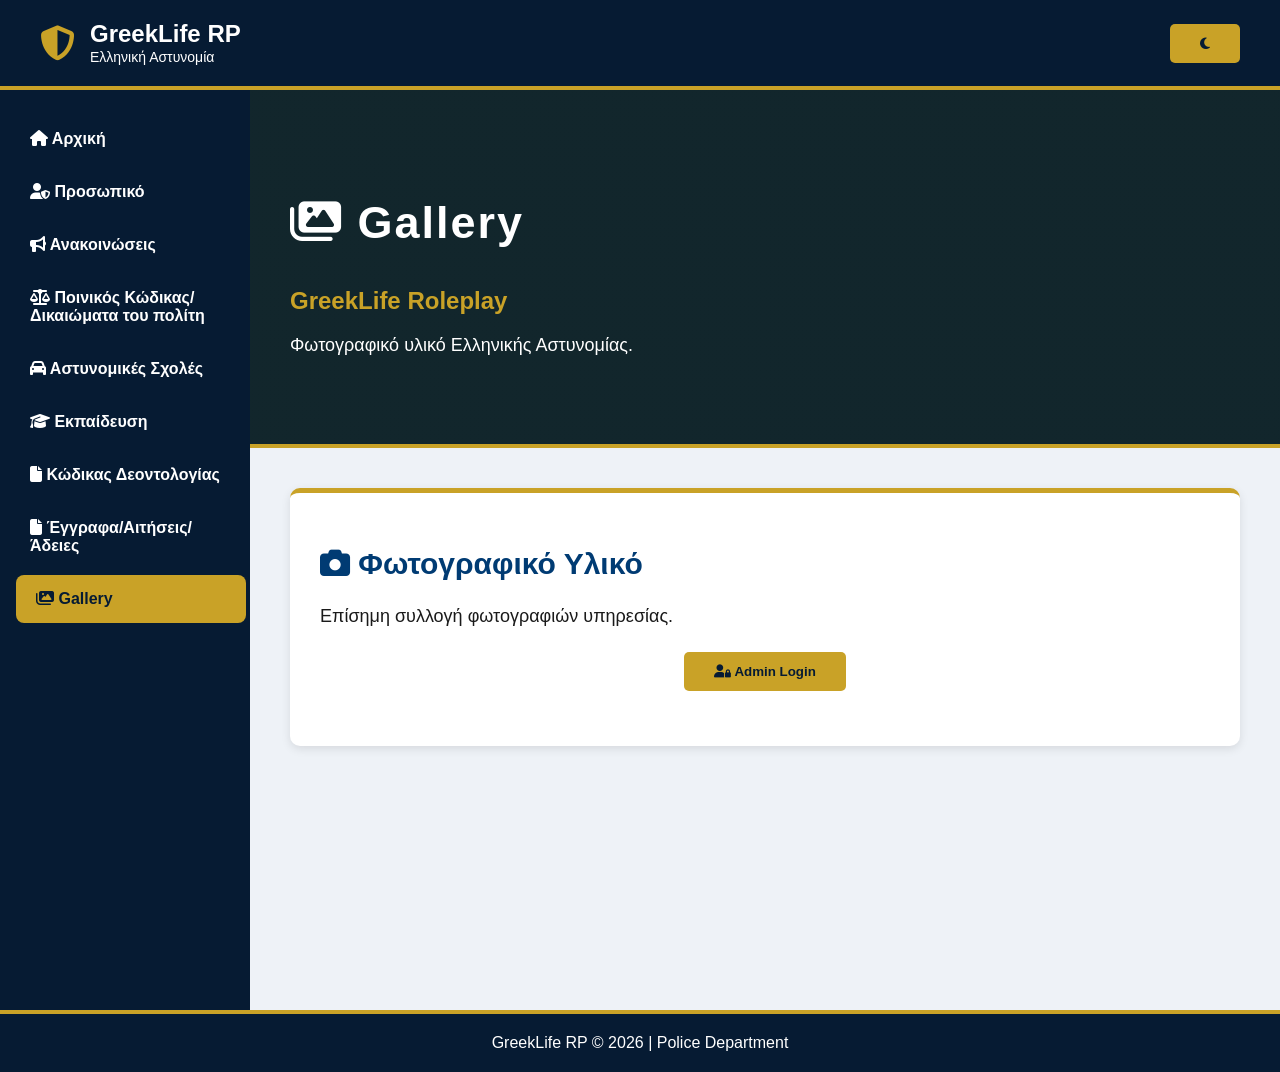
<file: index.html/gallery.html>
<!DOCTYPE html>
<html lang="el">

<head>

<meta charset="UTF-8">

<meta name="viewport" content="width=device-width, initial-scale=1.0">


<title>GreekLife RP | Gallery</title>


<link rel="stylesheet" href="assets/css/style.css">


<link rel="stylesheet"
href="https://cdnjs.cloudflare.com/ajax/libs/font-awesome/6.5.1/css/all.min.css">


</head>


<body>



<header class="topbar">


<div class="logo">

<i class="fa-solid fa-shield-halved"></i>


<div>

<h2>GreekLife RP</h2>

<span>Ελληνική Αστυνομία</span>

</div>


</div>



<button id="darkMode">

<i class="fa-solid fa-moon"></i>

</button>


</header>





<div class="layout">



<aside class="sidebar">


<a href="index.html">

<i class="fa-solid fa-house"></i>

Αρχική

</a>




<a href="personnel.html">

<i class="fa-solid fa-user-shield"></i>

Προσωπικό

</a>




<a href="announcements.html">

<i class="fa-solid fa-bullhorn"></i>

Ανακοινώσεις

</a>




<a href="criminal-code.html">

<i class="fa-solid fa-scale-balanced"></i>

Ποινικός Κώδικας/Δικαιώματα του πολίτη

</a>




<a href="Astinomikes-Sxoles.html">

<i class="fa-solid fa-car"></i>

Αστυνομικές Σχολές

</a>




<a href="training.html">

<i class="fa-solid fa-graduation-cap"></i>

Εκπαίδευση

</a>




<a href="informations.html">

<i class="fa-solid fa-file"></i>

Κώδικας Δεοντολογίας

</a>




<a href="documents.html">

<i class="fa-solid fa-file"></i>

Έγγραφα/Αιτήσεις/Άδειες

</a>




<a class="active" href="gallery.html">

<i class="fa-solid fa-images"></i>

Gallery

</a>




</aside>





<main>


<section class="hero">


<h1>

<i class="fa-solid fa-images"></i>

Gallery

</h1>


<h2>

GreekLife Roleplay

</h2>


<p>

Φωτογραφικό υλικό Ελληνικής Αστυνομίας.

</p>



</section>
<section class="gallery-section">


<h2>

<i class="fa-solid fa-camera"></i>

Φωτογραφικό Υλικό

</h2>



<p>

Επίσημη συλλογή φωτογραφιών υπηρεσίας.

</p>





<!-- ADMIN LOGIN -->

<div class="admin-login">


<button id="loginBtn">

<i class="fa-solid fa-user-lock"></i>

Admin Login

</button>




<button id="logoutBtn" style="display:none;">

<i class="fa-solid fa-right-from-bracket"></i>

Logout

</button>


</div>







<!-- UPLOAD AREA -->

<div 
class="gallery-upload" 
id="uploadArea" 
style="display:none;">



<input 
type="file" 
id="photoUpload"
accept="image/*"
hidden>




<button onclick="document.getElementById('photoUpload').click()">



<i class="fa-solid fa-upload"></i>

Προσθήκη Φωτογραφίας



</button>


</div>








<!-- GALLERY PHOTOS -->


<div class="gallery-grid" id="galleryGrid">



<!-- Οι φωτογραφίες θα εμφανίζονται εδώ -->



</div>






</section>





</main>





</div>






<footer>


GreekLife RP © 2026 | Police Department


</footer>
<script>


// =================================
// GreekLife RP Gallery System
// Admin + Cloudinary Upload/Delete
// =================================



const ADMIN_USERNAME = "AndreasTarantino";
const ADMIN_PASSWORD = "Tarantino90";


// Cloudinary

const cloudName = "iea7u4v6";
const uploadPreset = "ml_default";





const loginBtn = document.getElementById("loginBtn");
const logoutBtn = document.getElementById("logoutBtn");

const uploadArea = document.getElementById("uploadArea");

const photoUpload = document.getElementById("photoUpload");

const galleryGrid = document.getElementById("galleryGrid");







function checkLogin(){


if(sessionStorage.getItem("admin") === "true"){



    uploadArea.style.display="block";


    loginBtn.style.display="none";


    logoutBtn.style.display="inline-block";



}



}








// LOGIN


loginBtn.onclick=function(){



let username = prompt("Username:");

let password = prompt("Password:");




if(
username === ADMIN_USERNAME &&
password === ADMIN_PASSWORD
){



sessionStorage.setItem(
"admin",
"true"
);



checkLogin();



alert("Καλώς ήρθες Admin");



}

else{


alert("Λάθος στοιχεία");


}



};








// LOGOUT


logoutBtn.onclick=function(){



sessionStorage.removeItem(
"admin"
);



location.reload();



};









// UPLOAD PHOTO



photoUpload.onchange=function(){



const file=this.files[0];



if(!file) return;





let formData=new FormData();



formData.append(
"file",
file
);



formData.append(
"upload_preset",
uploadPreset
);







fetch(
`https://api.cloudinary.com/v1_1/${cloudName}/image/upload`,
{

method:"POST",

body:formData

}

)



.then(res=>res.json())



.then(data=>{



createPhoto(data.secure_url);



alert(
"Η φωτογραφία ανέβηκε επιτυχώς!"
);



})



.catch(error=>{


console.log(error);


alert(
"Σφάλμα upload"
);


});




};









// CREATE PHOTO CARD



function createPhoto(url){



let box=document.createElement("div");


box.className="gallery-item";





let img=document.createElement("img");


img.src=url;


img.alt="GreekLife RP Gallery";







let deleteBtn=document.createElement("button");


deleteBtn.innerHTML="❌ Διαγραφή";


deleteBtn.className="delete-photo";



if(sessionStorage.getItem("admin") !== "true"){


deleteBtn.style.display="none";


}







deleteBtn.onclick=function(){



if(confirm("Διαγραφή φωτογραφίας;")){


box.remove();


}



};







box.appendChild(img);


box.appendChild(deleteBtn);



galleryGrid.prepend(box);



}






checkLogin();



</script>



</body>

</html>
</file>
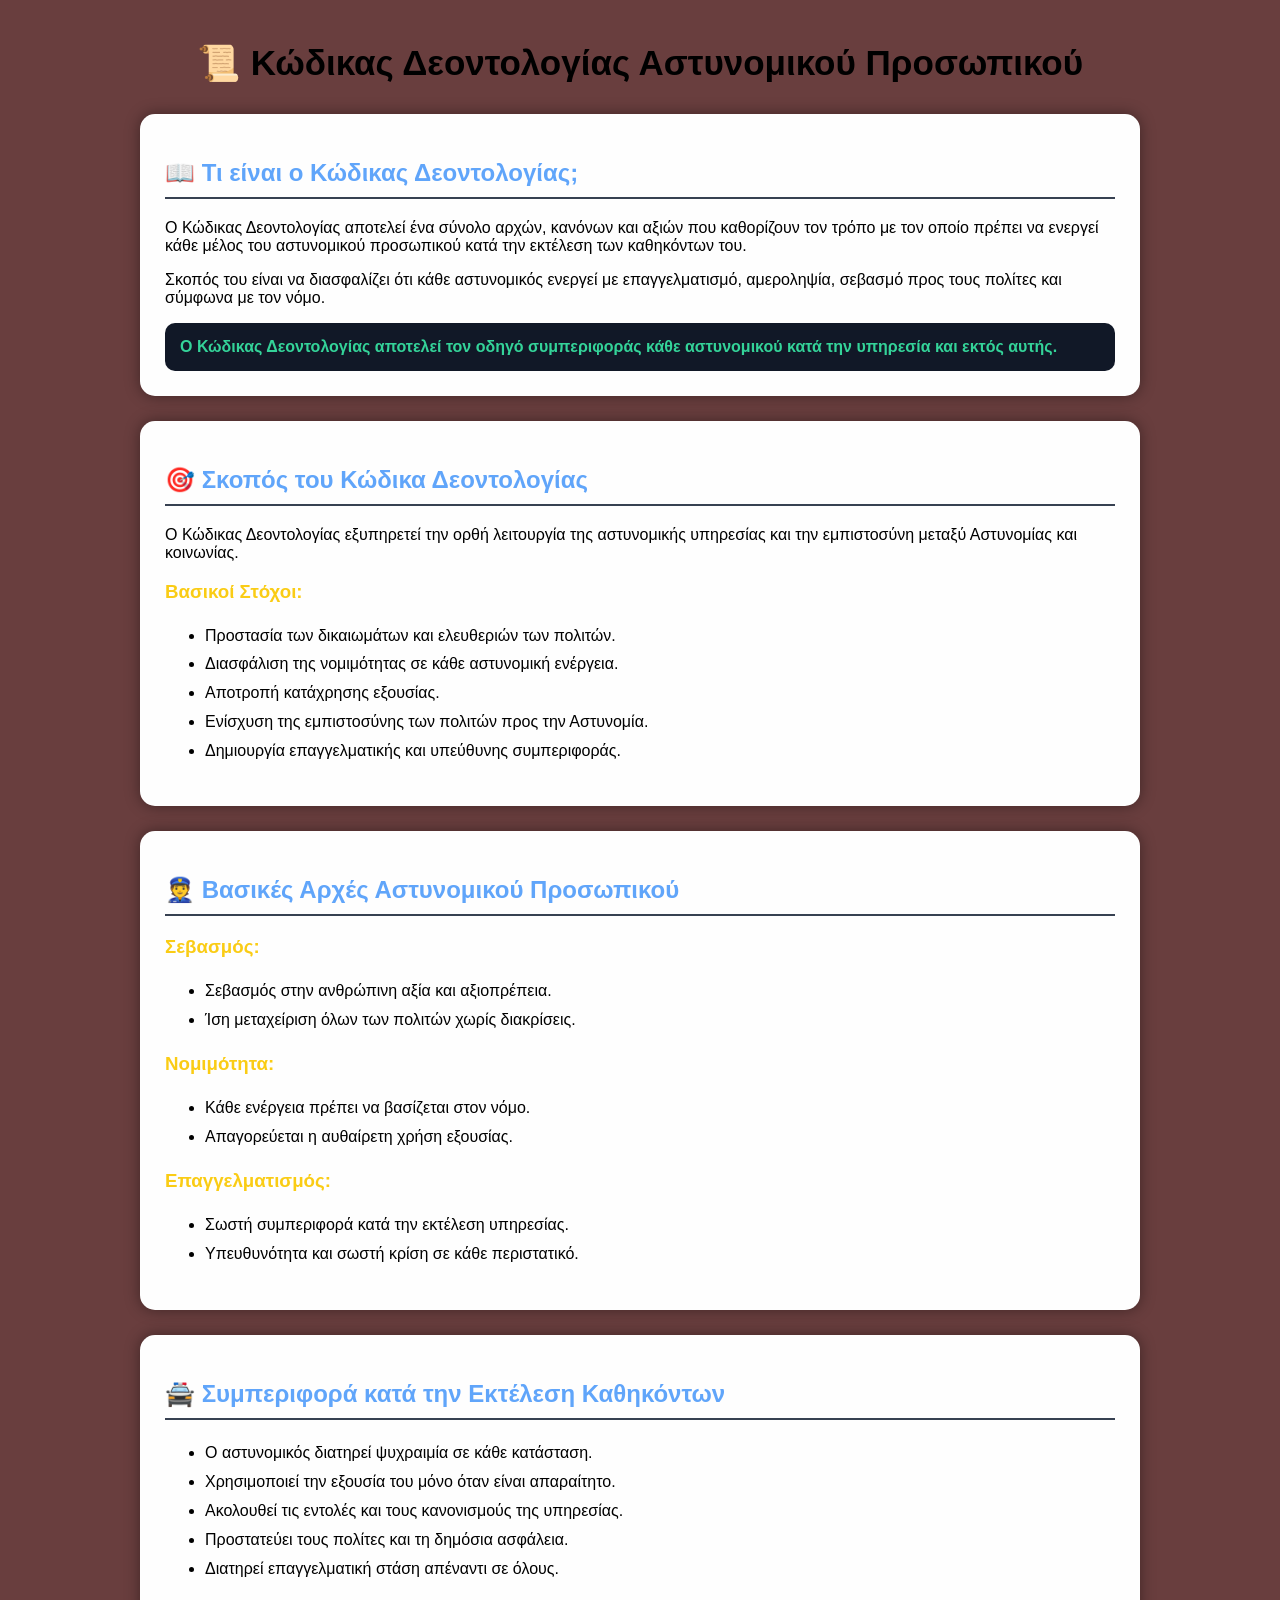
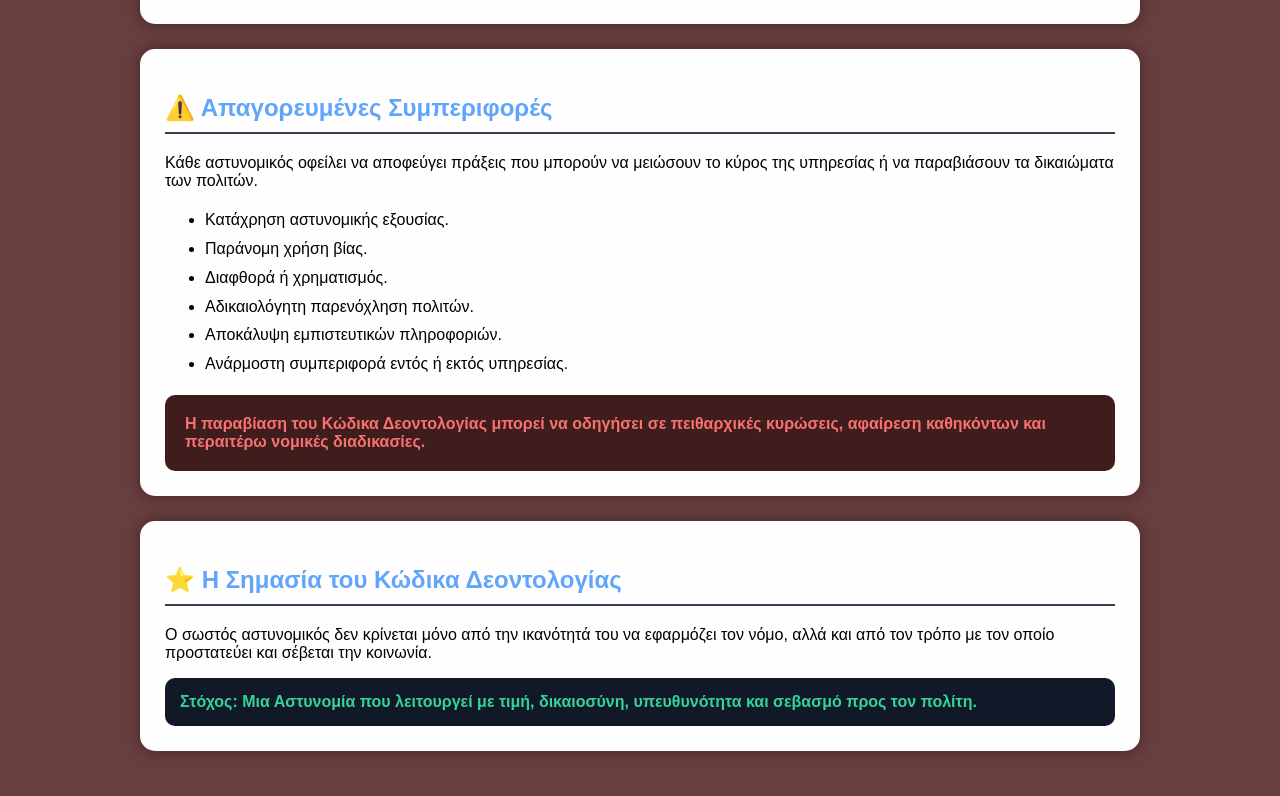
<file: index.html/informations.html>
<!DOCTYPE html>
<html lang="el">

<head>

<meta charset="UTF-8">
<meta name="viewport" content="width=device-width, initial-scale=1.0">

<title>Κώδικας Δεοντολογίας</title>

<style>

body {
    font-family: Arial, sans-serif;
    background: #693e3e;
    color: rgb(0, 0, 0);
    margin: 0;
    padding: 20px;
}

.container {
    max-width: 1000px;
    margin: auto;
}

.title {
    text-align: center;
    font-size: 35px;
    margin-bottom: 30px;
}

.card {
    background: #fefefe;
    border-radius: 15px;
    padding: 25px;
    margin-bottom: 25px;
    box-shadow: 0 0 15px rgba(0,0,0,0.4);
}

.card h2 {
    color: #60a5fa;
    border-bottom: 2px solid #374151;
    padding-bottom: 10px;
}

.card h3 {
    color: #facc15;
}

ul {
    line-height: 1.8;
}

.info {
    background: #111827;
    padding: 15px;
    border-radius: 10px;
    margin-top: 15px;
    color: #34d399;
    font-weight: bold;
}

.warning {
    background: #3f1d1d;
    padding: 20px;
    border-radius: 10px;
    color: #f87171;
    font-weight: bold;
}

</style>

</head>


<body>


<div class="container">


<h1 class="title">📜 Κώδικας Δεοντολογίας Αστυνομικού Προσωπικού</h1>




<div class="card">


<h2>📖 Τι είναι ο Κώδικας Δεοντολογίας;</h2>


<p>
Ο Κώδικας Δεοντολογίας αποτελεί ένα σύνολο αρχών,
κανόνων και αξιών που καθορίζουν τον τρόπο με τον οποίο
πρέπει να ενεργεί κάθε μέλος του αστυνομικού προσωπικού
κατά την εκτέλεση των καθηκόντων του.
</p>


<p>
Σκοπός του είναι να διασφαλίζει ότι κάθε αστυνομικός
ενεργεί με επαγγελματισμό, αμεροληψία, σεβασμό προς
τους πολίτες και σύμφωνα με τον νόμο.
</p>


<div class="info">

Ο Κώδικας Δεοντολογίας αποτελεί τον οδηγό συμπεριφοράς
κάθε αστυνομικού κατά την υπηρεσία και εκτός αυτής.

</div>


</div>




<div class="card">


<h2>🎯 Σκοπός του Κώδικα Δεοντολογίας</h2>


<p>
Ο Κώδικας Δεοντολογίας εξυπηρετεί την ορθή λειτουργία
της αστυνομικής υπηρεσίας και την εμπιστοσύνη μεταξύ
Αστυνομίας και κοινωνίας.
</p>


<h3>Βασικοί Στόχοι:</h3>


<ul>

<li>Προστασία των δικαιωμάτων και ελευθεριών των πολιτών.</li>

<li>Διασφάλιση της νομιμότητας σε κάθε αστυνομική ενέργεια.</li>

<li>Αποτροπή κατάχρησης εξουσίας.</li>

<li>Ενίσχυση της εμπιστοσύνης των πολιτών προς την Αστυνομία.</li>

<li>Δημιουργία επαγγελματικής και υπεύθυνης συμπεριφοράς.</li>

</ul>


</div>




<div class="card">


<h2>👮 Βασικές Αρχές Αστυνομικού Προσωπικού</h2>


<h3>Σεβασμός:</h3>

<ul>
<li>Σεβασμός στην ανθρώπινη αξία και αξιοπρέπεια.</li>
<li>Ίση μεταχείριση όλων των πολιτών χωρίς διακρίσεις.</li>
</ul>


<h3>Νομιμότητα:</h3>

<ul>
<li>Κάθε ενέργεια πρέπει να βασίζεται στον νόμο.</li>
<li>Απαγορεύεται η αυθαίρετη χρήση εξουσίας.</li>
</ul>


<h3>Επαγγελματισμός:</h3>

<ul>
<li>Σωστή συμπεριφορά κατά την εκτέλεση υπηρεσίας.</li>
<li>Υπευθυνότητα και σωστή κρίση σε κάθε περιστατικό.</li>
</ul>


</div>




<div class="card">


<h2>🚔 Συμπεριφορά κατά την Εκτέλεση Καθηκόντων</h2>


<ul>

<li>Ο αστυνομικός διατηρεί ψυχραιμία σε κάθε κατάσταση.</li>

<li>Χρησιμοποιεί την εξουσία του μόνο όταν είναι απαραίτητο.</li>

<li>Ακολουθεί τις εντολές και τους κανονισμούς της υπηρεσίας.</li>

<li>Προστατεύει τους πολίτες και τη δημόσια ασφάλεια.</li>

<li>Διατηρεί επαγγελματική στάση απέναντι σε όλους.</li>

</ul>


</div>




<div class="card">


<h2>⚠️ Απαγορευμένες Συμπεριφορές</h2>


<p>
Κάθε αστυνομικός οφείλει να αποφεύγει πράξεις που
μπορούν να μειώσουν το κύρος της υπηρεσίας ή να
παραβιάσουν τα δικαιώματα των πολιτών.
</p>


<ul>

<li>Κατάχρηση αστυνομικής εξουσίας.</li>

<li>Παράνομη χρήση βίας.</li>

<li>Διαφθορά ή χρηματισμός.</li>

<li>Αδικαιολόγητη παρενόχληση πολιτών.</li>

<li>Αποκάλυψη εμπιστευτικών πληροφοριών.</li>

<li>Ανάρμοστη συμπεριφορά εντός ή εκτός υπηρεσίας.</li>

</ul>


<div class="warning">

Η παραβίαση του Κώδικα Δεοντολογίας μπορεί να οδηγήσει
σε πειθαρχικές κυρώσεις, αφαίρεση καθηκόντων και
περαιτέρω νομικές διαδικασίες.

</div>


</div>




<div class="card">


<h2>⭐ Η Σημασία του Κώδικα Δεοντολογίας</h2>


<p>
Ο σωστός αστυνομικός δεν κρίνεται μόνο από την ικανότητά
του να εφαρμόζει τον νόμο, αλλά και από τον τρόπο με τον
οποίο προστατεύει και σέβεται την κοινωνία.
</p>


<div class="info">

Στόχος: Μια Αστυνομία που λειτουργεί με τιμή,
δικαιοσύνη, υπευθυνότητα και σεβασμό προς τον πολίτη.

</div>


</div>



</div>


</body>

</html>
</file>
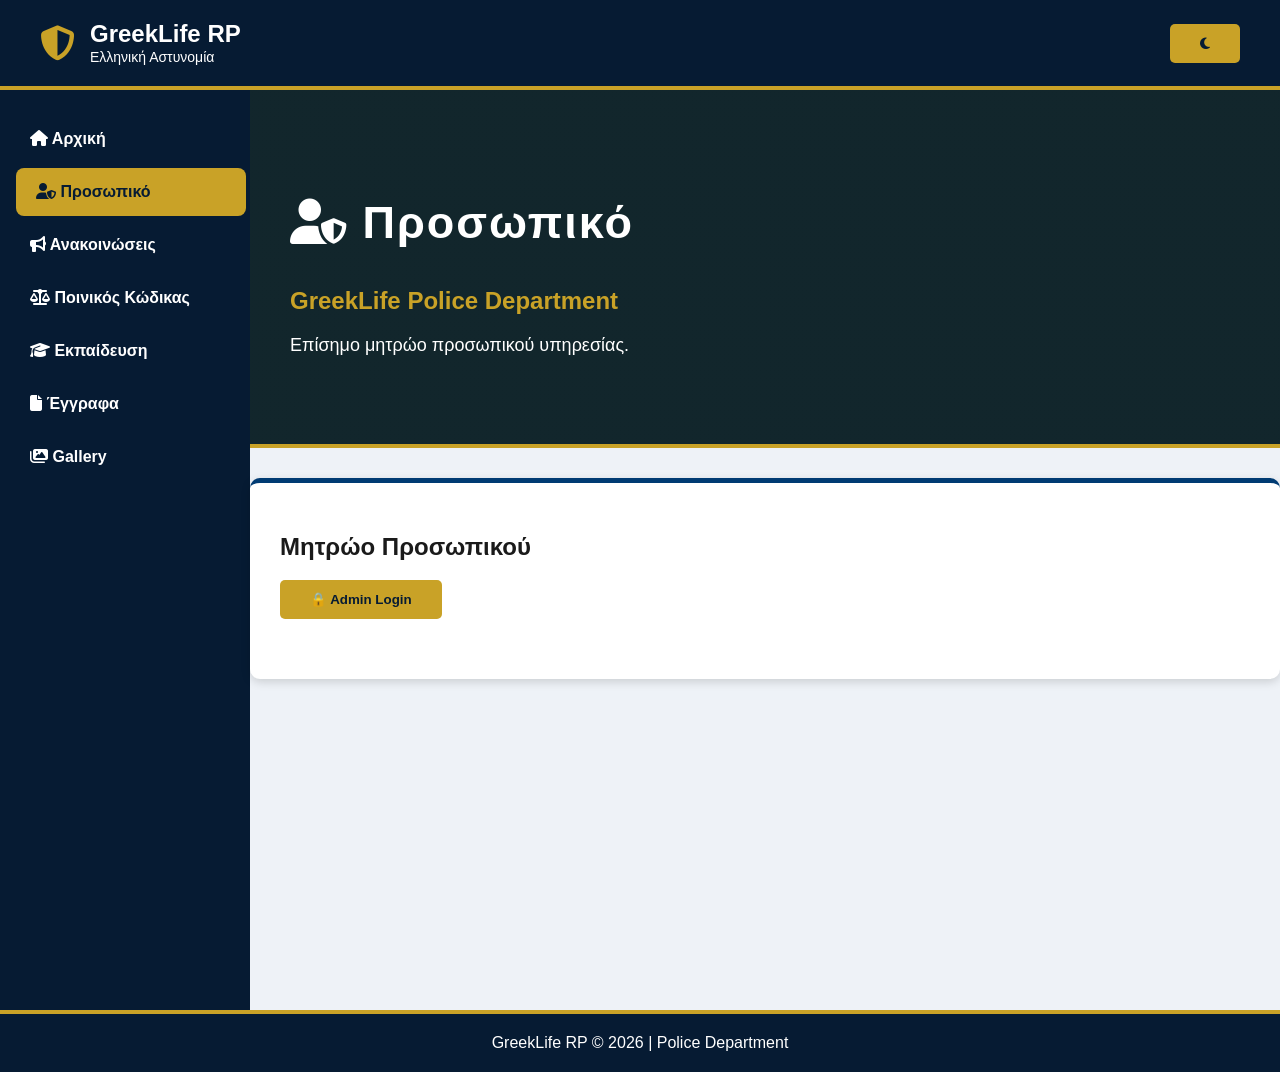
<file: index.html/personnel.html>
<!DOCTYPE html>
<html lang="el">

<head>

<meta charset="UTF-8">
<meta name="viewport" content="width=device-width, initial-scale=1.0">

<title>GreekLife RP | Προσωπικό</title>

<link rel="stylesheet" href="assets/css/style.css">

<link rel="stylesheet"
href="https://cdnjs.cloudflare.com/ajax/libs/font-awesome/6.5.1/css/all.min.css">


<style>

.personnel-section {

    max-width:1100px;

    margin:30px auto;

    background:white;

    padding:30px;

    border-radius:10px;

    border-top:5px solid #003b73;

    box-shadow:0 3px 10px rgba(0,0,0,0.15);

}


.personnel-grid {

    display:grid;

    grid-template-columns:
    repeat(auto-fit,minmax(250px,1fr));

    gap:25px;

    margin-top:30px;

}


.person-card {

    background:#f4f7fb;

    padding:20px;

    text-align:center;

    border-radius:10px;

    border-top:5px solid #003b73;

}


.person-card img {

    width:180px;

    height:180px;

    object-fit:cover;

    border-radius:5px;

    border:4px solid #003b73;

}


.person-card h3 {

    color:#003b73;

}


.admin-box {

    margin:25px 0;

    padding:20px;

    background:#f4f7fb;

    border-left:5px solid #d4af37;

}


.admin-box input {

    width:100%;

    padding:10px;

    margin:8px 0;

    box-sizing:border-box;

}


.delete-btn {

    background:#a00000;

    color:white;

}


</style>


</head>


<body>


<header class="topbar">


<div class="logo">

<i class="fa-solid fa-shield-halved"></i>

<div>

<h2>GreekLife RP</h2>

<span>Ελληνική Αστυνομία</span>

</div>

</div>


<button id="darkMode">

<i class="fa-solid fa-moon"></i>

</button>


</header>




<div class="layout">


<aside class="sidebar">


<a href="index.html">

<i class="fa-solid fa-house"></i>

Αρχική

</a>


<a class="active" href="personnel.html">

<i class="fa-solid fa-user-shield"></i>

Προσωπικό

</a>


<a href="announcements.html">

<i class="fa-solid fa-bullhorn"></i>

Ανακοινώσεις

</a>


<a href="criminal-code.html">

<i class="fa-solid fa-scale-balanced"></i>

Ποινικός Κώδικας

</a>


<a href="training.html">

<i class="fa-solid fa-graduation-cap"></i>

Εκπαίδευση

</a>


<a href="documents.html">

<i class="fa-solid fa-file"></i>

Έγγραφα

</a>


<a href="gallery.html">

<i class="fa-solid fa-images"></i>

Gallery

</a>


</aside>




<main>


<section class="hero">


<h1>

<i class="fa-solid fa-user-shield"></i>

Προσωπικό

</h1>


<h2>

GreekLife Police Department

</h2>


<p>

Επίσημο μητρώο προσωπικού υπηρεσίας.

</p>


</section>




<section class="personnel-section">


<h2>

Μητρώο Προσωπικού

</h2>




<button onclick="adminLogin()">

🔒 Admin Login

</button>


<button id="logout"
onclick="logout()"
style="display:none;">

Logout

</button>





<div id="adminPanel"
class="admin-box"
style="display:none;">


<h3>

Προσθήκη Προσωπικού

</h3>


<input id="name"
placeholder="Όνομα">


<input id="surname"
placeholder="Επίθετο">


<input id="rank"
placeholder="Βαθμός">


<input id="photo"
placeholder="URL Φωτογραφίας">


<button onclick="addPerson()">

Προσθήκη

</button>


</div>





<div id="personnelList"
class="personnel-grid">

</div>



</section>


</main>


</div>




<footer>

GreekLife RP © 2026 | Police Department

</footer>




<script>


const ADMIN="AndreasTarantino";

const PASSWORD="Tarantino90";




function adminLogin(){


let u=prompt("Username");

let p=prompt("Password");


if(u===ADMIN && p===PASSWORD){


localStorage.setItem("personAdmin","true");


showAdmin();


}

else{


alert("Λάθος στοιχεία");


}


}



function showAdmin(){


document.getElementById("adminPanel").style.display="block";


document.getElementById("logout").style.display="inline-block";


}



function logout(){


localStorage.removeItem("personAdmin");


location.reload();


}



function addPerson(){


let people=JSON.parse(

localStorage.getItem("people")
)||[];



people.push({


id:Date.now(),

name:name.value,

surname:surname.value,

rank:rank.value,

photo:photo.value


});


localStorage.setItem(

"people",

JSON.stringify(people)
);


loadPeople();

}



function loadPeople(){


let people=JSON.parse(

localStorage.getItem("people")
)||[];

let area=document.getElementById("personnelList");


area.innerHTML="";


people.forEach(p=>{


let card=document.createElement("div");


card.className="person-card";


card.innerHTML=`

<img src="${p.photo}">


<h3>

${p.name} ${p.surname}

</h3>


<p>

<b>Βαθμός:</b>

${p.rank}

</p>


`;


if(localStorage.getItem("personAdmin")=="true"){


let btn=document.createElement("button");


btn.className="delete-btn";


btn.innerHTML="Διαγραφή";


btn.onclick=function(){


deletePerson(p.id);


};


card.appendChild(btn);


}


area.appendChild(card);


});


}



function deletePerson(id){


let people=JSON.parse(

localStorage.getItem("people")
)||[];



people=people.filter(

p=>p.id!==id

);


localStorage.setItem(

"people",

JSON.stringify(people)
);


loadPeople();

}



if(localStorage.getItem("personAdmin")=="true"){


showAdmin();

}


loadPeople();


</script>


</body>

</html>
</file>
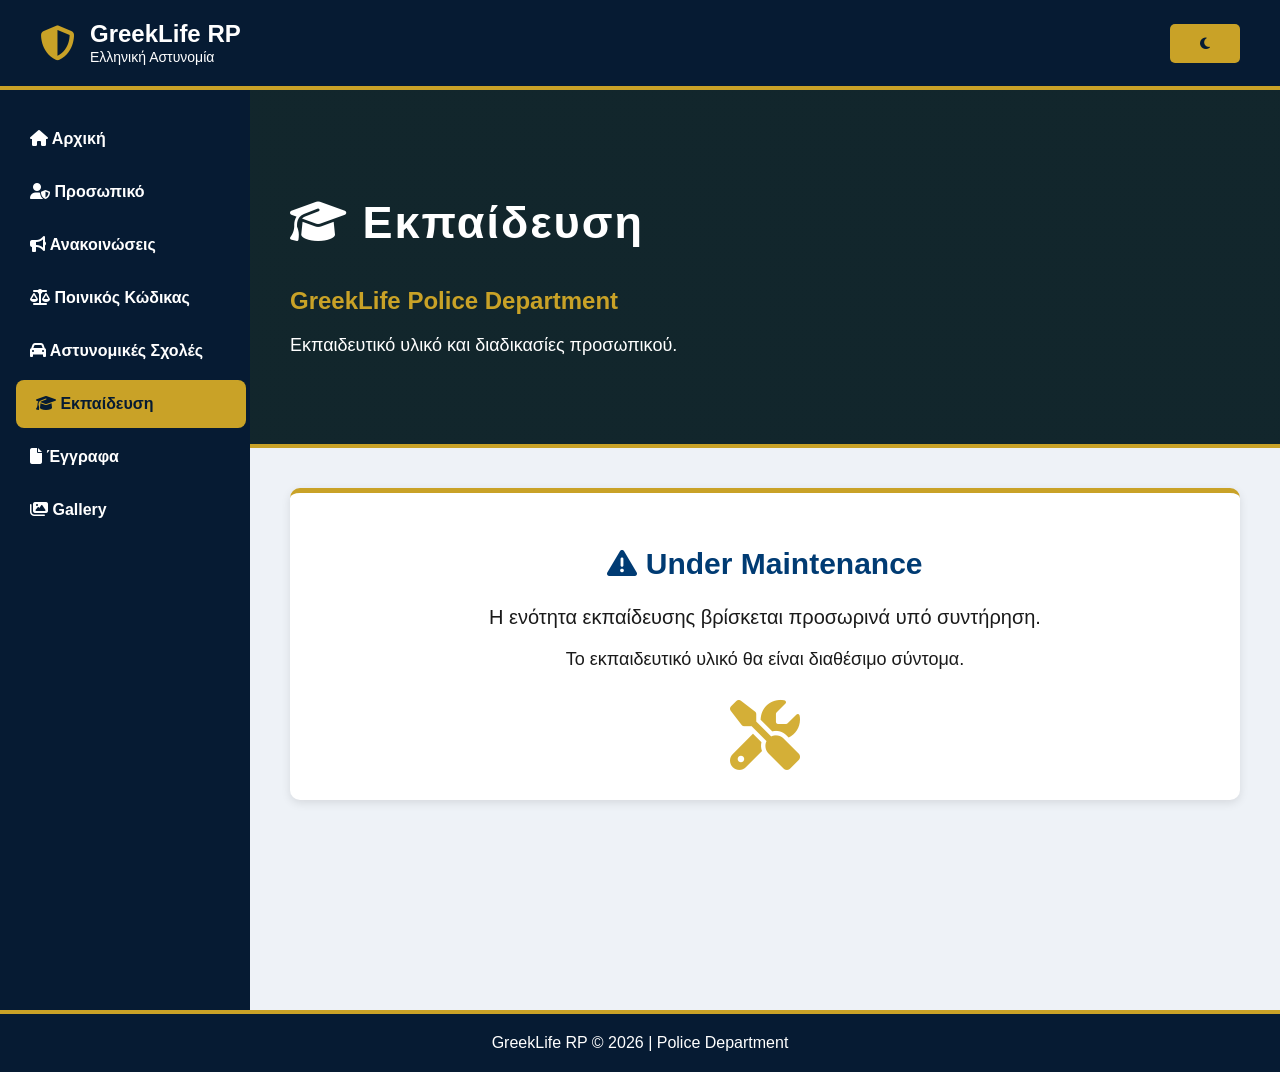
<file: index.html/training.html>
<!DOCTYPE html>
<html lang="el">

<head>

<meta charset="UTF-8">

<meta name="viewport" content="width=device-width, initial-scale=1.0">


<title>GreekLife RP | Εκπαίδευση</title>


<link rel="stylesheet" href="assets/css/style.css">


<link rel="stylesheet"
href="https://cdnjs.cloudflare.com/ajax/libs/font-awesome/6.5.1/css/all.min.css">


</head>



<body>



<header class="topbar">


<div class="logo">

<i class="fa-solid fa-shield-halved"></i>

<div>

<h2>GreekLife RP</h2>

<span>Ελληνική Αστυνομία</span>

</div>

</div>



<button id="darkMode">

<i class="fa-solid fa-moon"></i>

</button>


</header>







<div class="layout">



<aside class="sidebar">


<a href="index.html">

<i class="fa-solid fa-house"></i>

Αρχική

</a>



<a href="personnel.html">

<i class="fa-solid fa-user-shield"></i>

Προσωπικό

</a>




<a href="announcements.html">

<i class="fa-solid fa-bullhorn"></i>

Ανακοινώσεις

</a>




<a href="criminal-code.html">

<i class="fa-solid fa-scale-balanced"></i>

Ποινικός Κώδικας

</a>




<a href="Astinomikes-Sxoles.html">

<i class="fa-solid fa-car"></i>

Αστυνομικές Σχολές

</a>





<a class="active" href="training.html">

<i class="fa-solid fa-graduation-cap"></i>

Εκπαίδευση

</a>





<a href="documents.html">

<i class="fa-solid fa-file"></i>

Έγγραφα

</a>





<a href="gallery.html">

<i class="fa-solid fa-images"></i>

Gallery

</a>



</aside>







<main>



<section class="hero">


<h1>

<i class="fa-solid fa-graduation-cap"></i>

Εκπαίδευση

</h1>


<h2>

GreekLife Police Department

</h2>


<p>

Εκπαιδευτικό υλικό και διαδικασίες προσωπικού.

</p>


</section>




<section class="gallery-section">



<h2 style="text-align:center;color:#003b73;">

<i class="fa-solid fa-triangle-exclamation"></i>

Under Maintenance

</h2>



<p style="text-align:center;font-size:20px;">


Η ενότητα εκπαίδευσης βρίσκεται προσωρινά υπό συντήρηση.


</p>




<p style="text-align:center;">


Το εκπαιδευτικό υλικό θα είναι διαθέσιμο σύντομα.


</p>




<div style="text-align:center;margin-top:30px;">


<i class="fa-solid fa-screwdriver-wrench"
style="font-size:70px;color:#d4af37;">
</i>


</div>




</section>




</main>


</div>




<footer>


GreekLife RP © 2026 | Police Department


</footer>




</body>


</html>
</file>
<file: index.html/assets/css/style.css>
/* =========================
   GENERAL
========================= */

body {

    margin:0;
    padding:0;

    font-family:Arial, sans-serif;

    background:#f4f7fb;

    color:#1a1a1a;

}



/* =========================
   HEADER
========================= */


.topbar {

    background:#003b73;

    color:white;

    padding:20px 40px;

    border-bottom:4px solid #d4af37;

    display:flex;

    justify-content:space-between;

    align-items:center;

}



.logo {

    display:flex;

    align-items:center;

    gap:15px;

}



.logo i {

    font-size:35px;

}



.logo h2 {

    margin:0;

}



.logo span {

    font-size:14px;

}





#darkMode {

    background:#d4af37;

    color:#003b73;

}





/* =========================
   LAYOUT
========================= */


.layout {

    display:flex;

}



.sidebar {

    width:250px;

    background:#003b73;

    min-height:100vh;

    padding-top:20px;

}



.sidebar a {

    display:block;

    color:white;

    text-decoration:none;

    padding:15px 20px;

    font-weight:bold;

}



.sidebar a:hover,

.sidebar .active {

    background:#d4af37;

    color:#003b73;

}





main {

    flex:1;

}





/* =========================
   HERO
========================= */


.hero {


    background:

    linear-gradient(

    rgba(0,59,115,0.9),

    rgba(0,59,115,0.9)

    );


    color:white;

    padding:70px 40px;


}



.hero h1 {

    font-size:45px;

}



.hero p {

    font-size:18px;

}







/* =========================
   BUTTONS
========================= */


button {

    background:#d4af37;

    color:#003b73;

    border:none;

    padding:12px 30px;

    font-weight:bold;

    border-radius:5px;

    cursor:pointer;

}



button:hover {

    background:white;

}








/* =========================
   CARDS
========================= */


.cards {


    display:flex;

    gap:20px;

    padding:40px;


}



.card {


    background:white;

    border-top:5px solid #003b73;

    padding:25px;

    border-radius:10px;


    box-shadow:

    0 3px 10px rgba(0,0,0,0.1);


    flex:1;


}



.card i {


    font-size:30px;

    color:#003b73;


}



.card h3 {


    color:#003b73;


}






/* =========================
   GALLERY
========================= */


.gallery-section {


    margin:40px;

    padding:30px;

    background:white;

    border-radius:10px;

    border-top:5px solid #003b73;


    box-shadow:

    0 3px 10px rgba(0,0,0,0.1);


}



.gallery-section h2 {


    color:#003b73;

    font-size:30px;


}



.gallery-section p {


    font-size:18px;


}





.gallery-upload {


    margin:25px 0;


}




.gallery-grid {


    display:grid;


    grid-template-columns:

    repeat(auto-fit,minmax(250px,1fr));


    gap:20px;


}






.gallery-grid img {


    width:100%;


    height:220px;


    object-fit:cover;


    border-radius:10px;


    border:3px solid #003b73;


    cursor:pointer;


    transition:.3s;


}





.gallery-grid img:hover {


    transform:scale(1.05);


}








/* =========================
   FOOTER
========================= */


footer {


    background:#003b73;


    color:white;


    text-align:center;


    padding:20px;


}
/* =========================
   ANNOUNCEMENTS SYSTEM
========================= */


.announcements-section {


    max-width:1000px;


    margin:40px auto;


    padding:30px;


    background:white;


    border-radius:10px;


    border-top:5px solid #003b73;


    box-shadow:

    0 3px 10px rgba(0,0,0,0.1);


}






.announcements-section h2 {


    text-align:center;


    color:#003b73;


    font-size:32px;


}





.announcements-section > p {


    text-align:center;


    font-size:18px;


    margin-bottom:30px;


}






/* =========================
   ADMIN LOGIN
========================= */


.admin-login {


    text-align:center;


    margin:25px 0;


}








/* =========================
   CREATE ANNOUNCEMENT
========================= */


.announcement-create {


    max-width:700px;


    margin:30px auto;


    padding:25px;


    background:#f4f7fb;


    border-radius:10px;


    border-left:6px solid #003b73;


}





.announcement-create h3 {


    text-align:center;


    color:#003b73;


}






.announcement-create input,

.announcement-create select,

.announcement-create textarea {



    width:100%;


    box-sizing:border-box;


    padding:12px;


    margin-bottom:15px;


    border-radius:6px;


    border:1px solid #ccc;


    font-size:16px;



}





.announcement-create textarea {


    height:150px;


    resize:none;


}








/* =========================
   ANNOUNCEMENT CARDS
========================= */


.announcements-list {


    max-width:800px;


    margin:40px auto;



    display:flex;


    flex-direction:column;


    gap:20px;



}







.announcement-card {


    background:white;


    padding:25px;


    border-radius:10px;


    border-left:7px solid #003b73;



    box-shadow:


    0 3px 10px rgba(0,0,0,0.15);



}








.announcement-card h3 {


    color:#003b73;


    font-size:24px;


    margin-top:0;



}







.announcement-category {


    display:inline-block;


    background:#d4af37;


    color:#003b73;


    padding:6px 15px;


    border-radius:20px;


    font-weight:bold;


    margin:10px 0;



}








.announcement-card small {


    display:block;


    color:#555;


    margin:10px 0;



}







.announcement-card p {


    font-size:17px;


    line-height:1.6;



}








.delete-announcement {


    background:#a00000;


    color:white;


    margin-top:15px;



}





.delete-announcement:hover {


    background:#700000;



}








/* =========================
   GALLERY DELETE
========================= */


.gallery-item {


    text-align:center;


}





.delete-photo {


    background:#a00000;


    color:white;


    margin-top:10px;



}





.delete-photo:hover {


    background:#700000;



}








/* =========================
   MOBILE
========================= */


@media(max-width:900px){



.layout {


    flex-direction:column;


}




.sidebar {


    width:100%;


    min-height:auto;


}




.cards {


    flex-direction:column;


}





.hero h1 {


    font-size:35px;


}





.gallery-section {


    margin:20px;


}






.announcements-section {


    margin:20px;


    padding:20px;


}





.announcement-card {


    padding:20px;


}




}
/* =========================================
   PREMIUM POLICE THEME UPGRADE
========================================= */


/* COLORS */

:root {

    --navy:#061b33;

    --gold:#c9a227;

    --light:#eef2f7;

}



/* BODY */

body {

    background:var(--light);

}



/* HEADER */

.topbar {

    background:var(--navy);

    border-bottom:4px solid var(--gold);

}



.logo i {

    color:var(--gold);

}



/* DARK MODE BUTTON */

#darkMode {

    background:var(--gold);

    color:var(--navy);

}



#darkMode:hover {

    background:white;

}



/* SIDEBAR */

.sidebar {

    background:var(--navy);

}



.sidebar a {

    border-radius:8px;

    margin:5px 10px;

    transition:.3s;

}



.sidebar a:hover,

.sidebar .active {

    background:var(--gold);

    color:var(--navy);

    transform:translateX(6px);

}



/* HERO */

.hero {

    background:

    linear-gradient(

    rgba(6,27,33,.95),

    rgba(6,27,33,.95)

    );


    border-bottom:4px solid var(--gold);

}



.hero h1 {

    letter-spacing:2px;

}



.hero h2 {

    color:var(--gold);

}



/* BUTTONS */

button {

    background:var(--gold);

    color:var(--navy);

}



button:hover {

    background:white;

}



/* CARDS */

.card {

    border-top:5px solid var(--gold);

    border-radius:15px;

    box-shadow:

    0 8px 20px rgba(0,0,0,.12);

    transition:.3s;

}



.card:hover {

    transform:translateY(-6px);

}



.card i {

    color:var(--gold);

}



.card h3 {

    color:var(--navy);

}



/* GALLERY */

.gallery-section {

    border-top:5px solid var(--gold);

}



.gallery-grid img {

    border:3px solid var(--navy);

}



/* ANNOUNCEMENTS */

.announcements-section {

    border-top:5px solid var(--gold);

}



.announcement-card {

    border-left:7px solid var(--navy);

}



.announcement-card h3 {

    color:var(--navy);

}



.announcement-category {

    background:var(--gold);

    color:var(--navy);

}



/* FOOTER */

footer {

    background:var(--navy);

    border-top:4px solid var(--gold);

}



/* MOBILE */

@media(max-width:900px){


.sidebar a {

    margin:5px;

}


}
</file>
